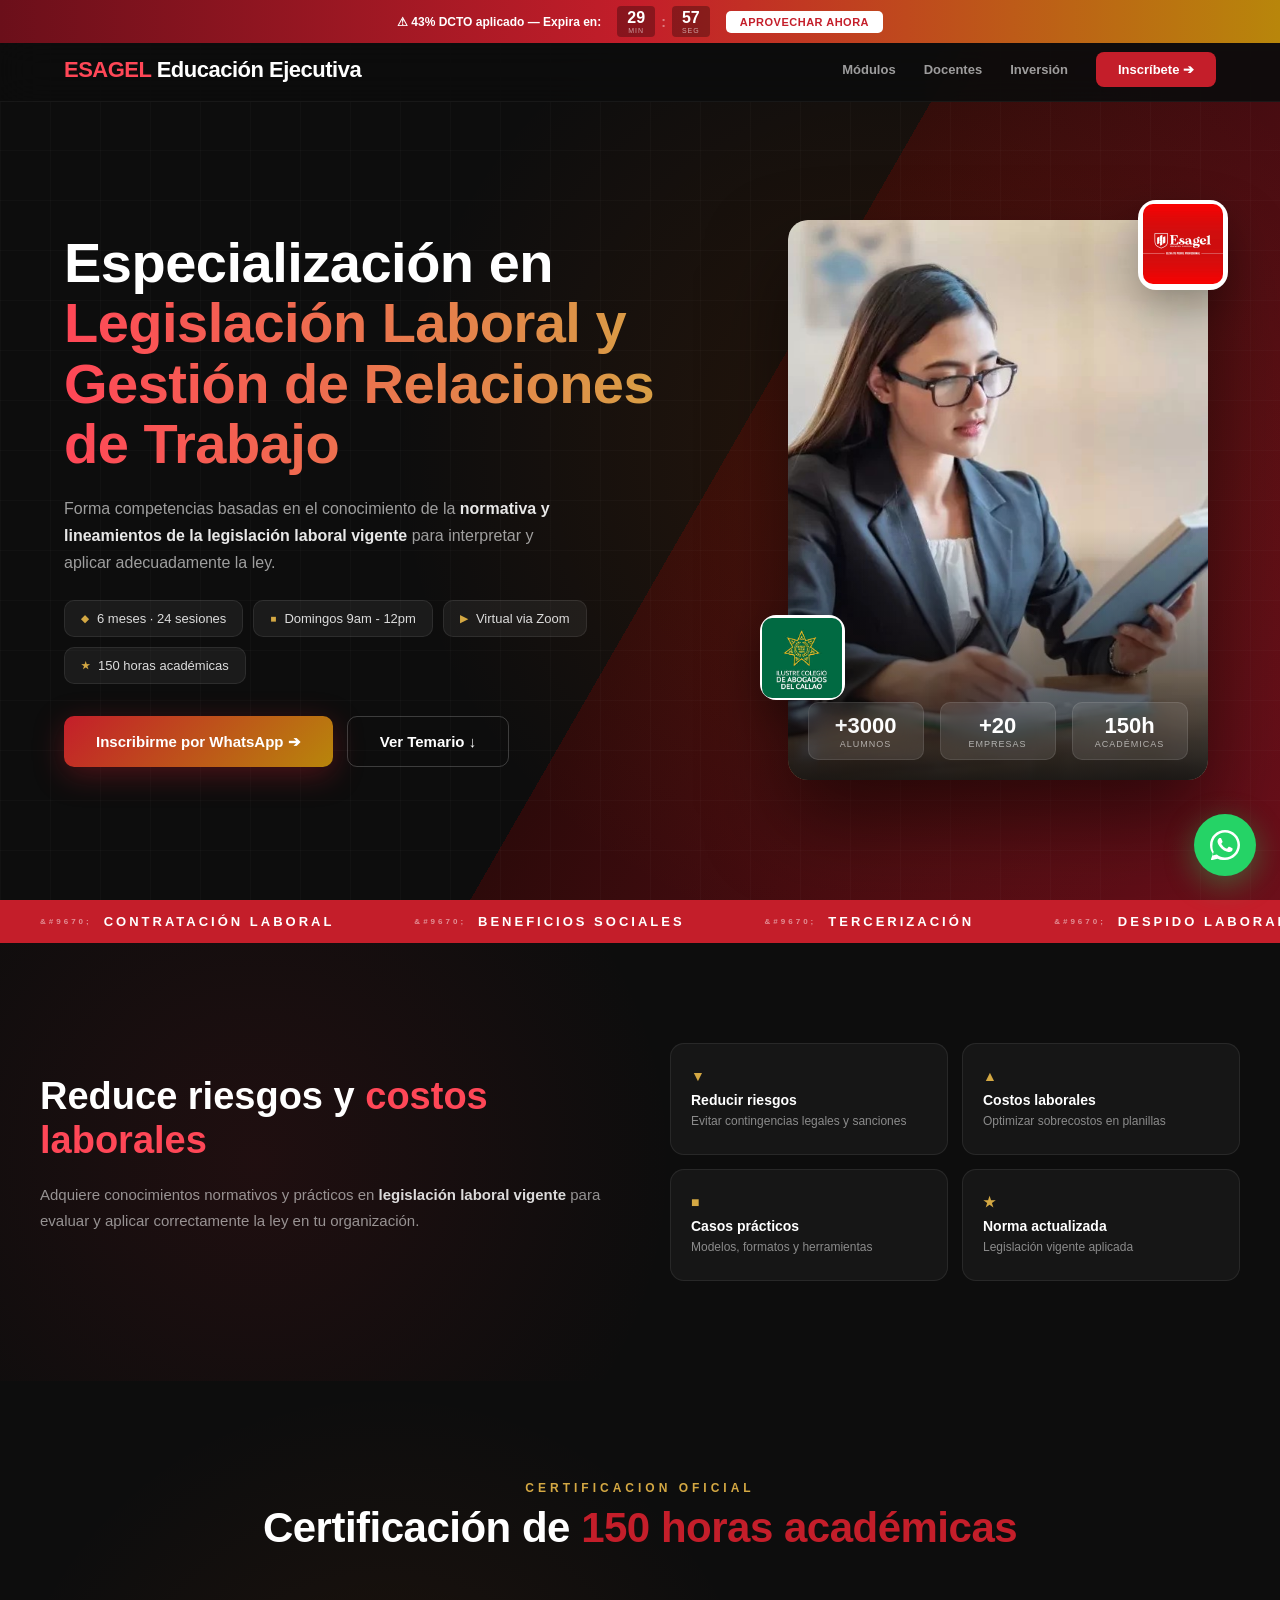
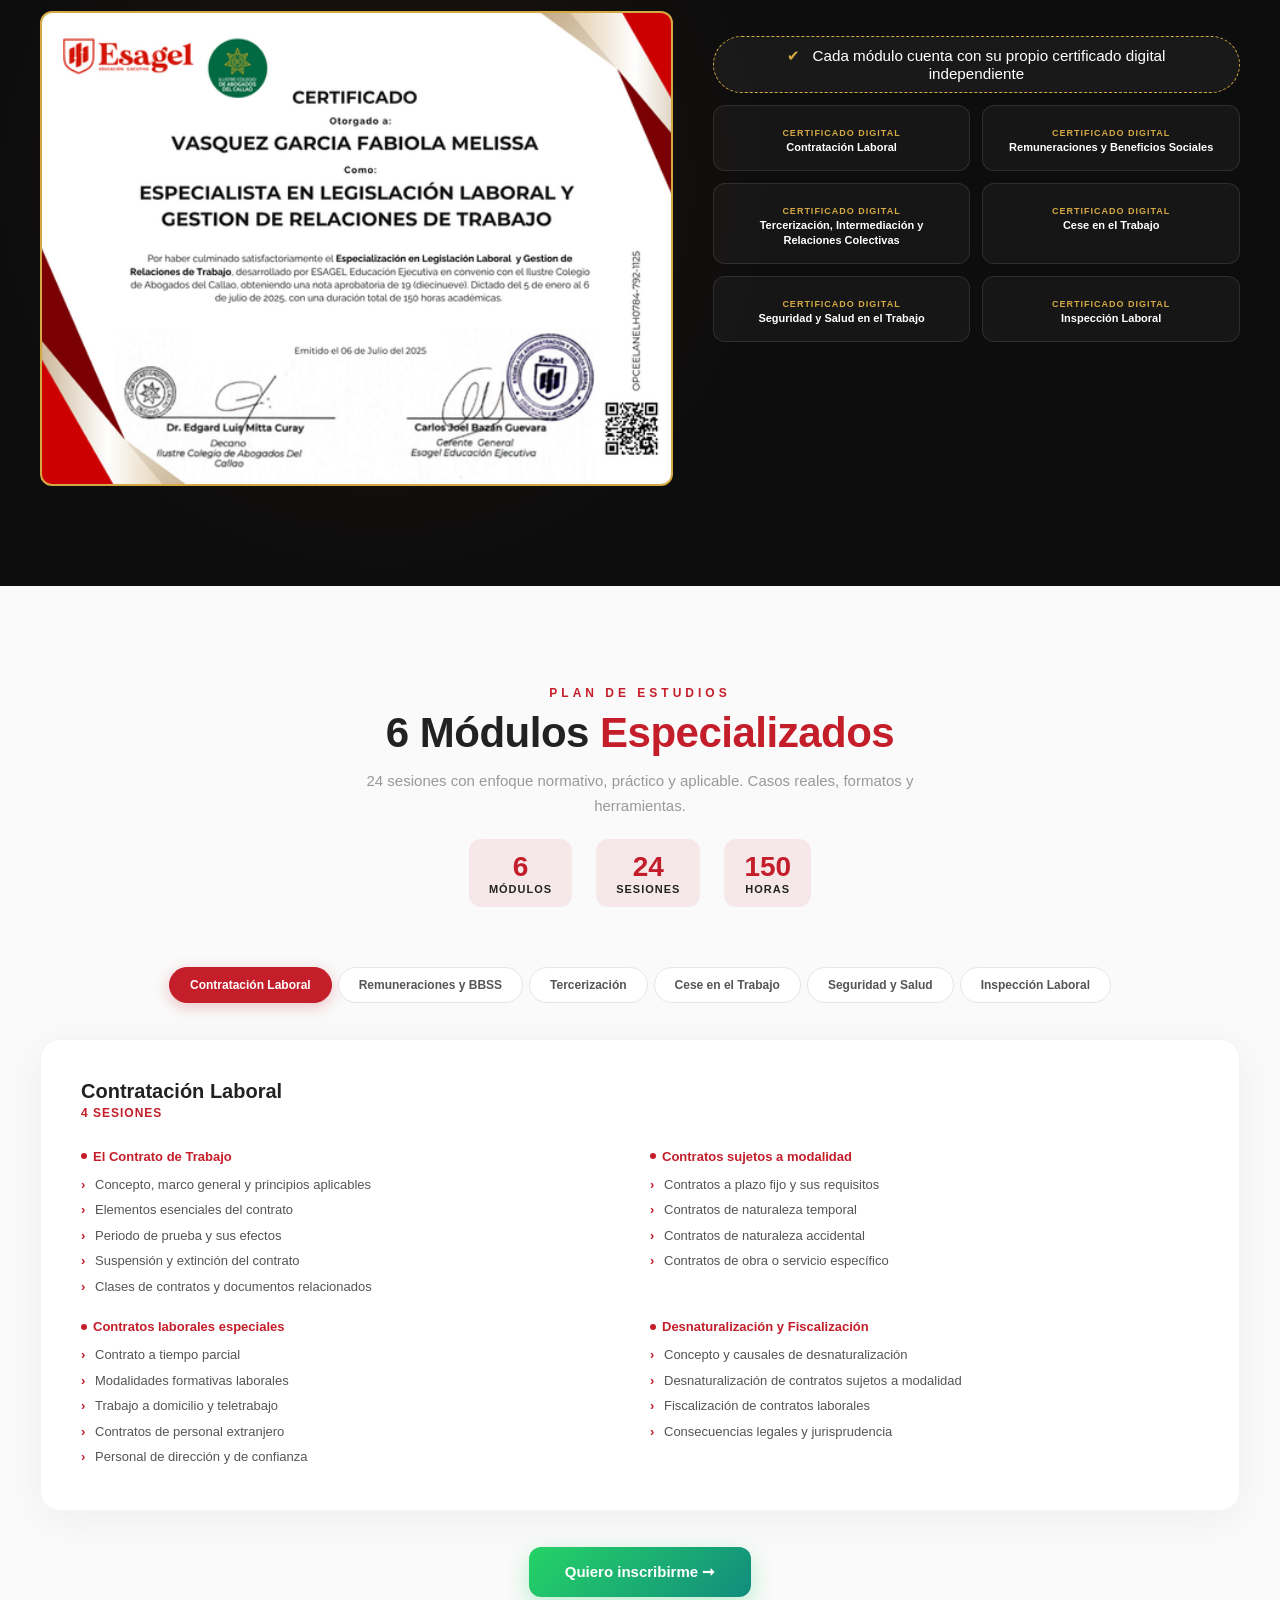
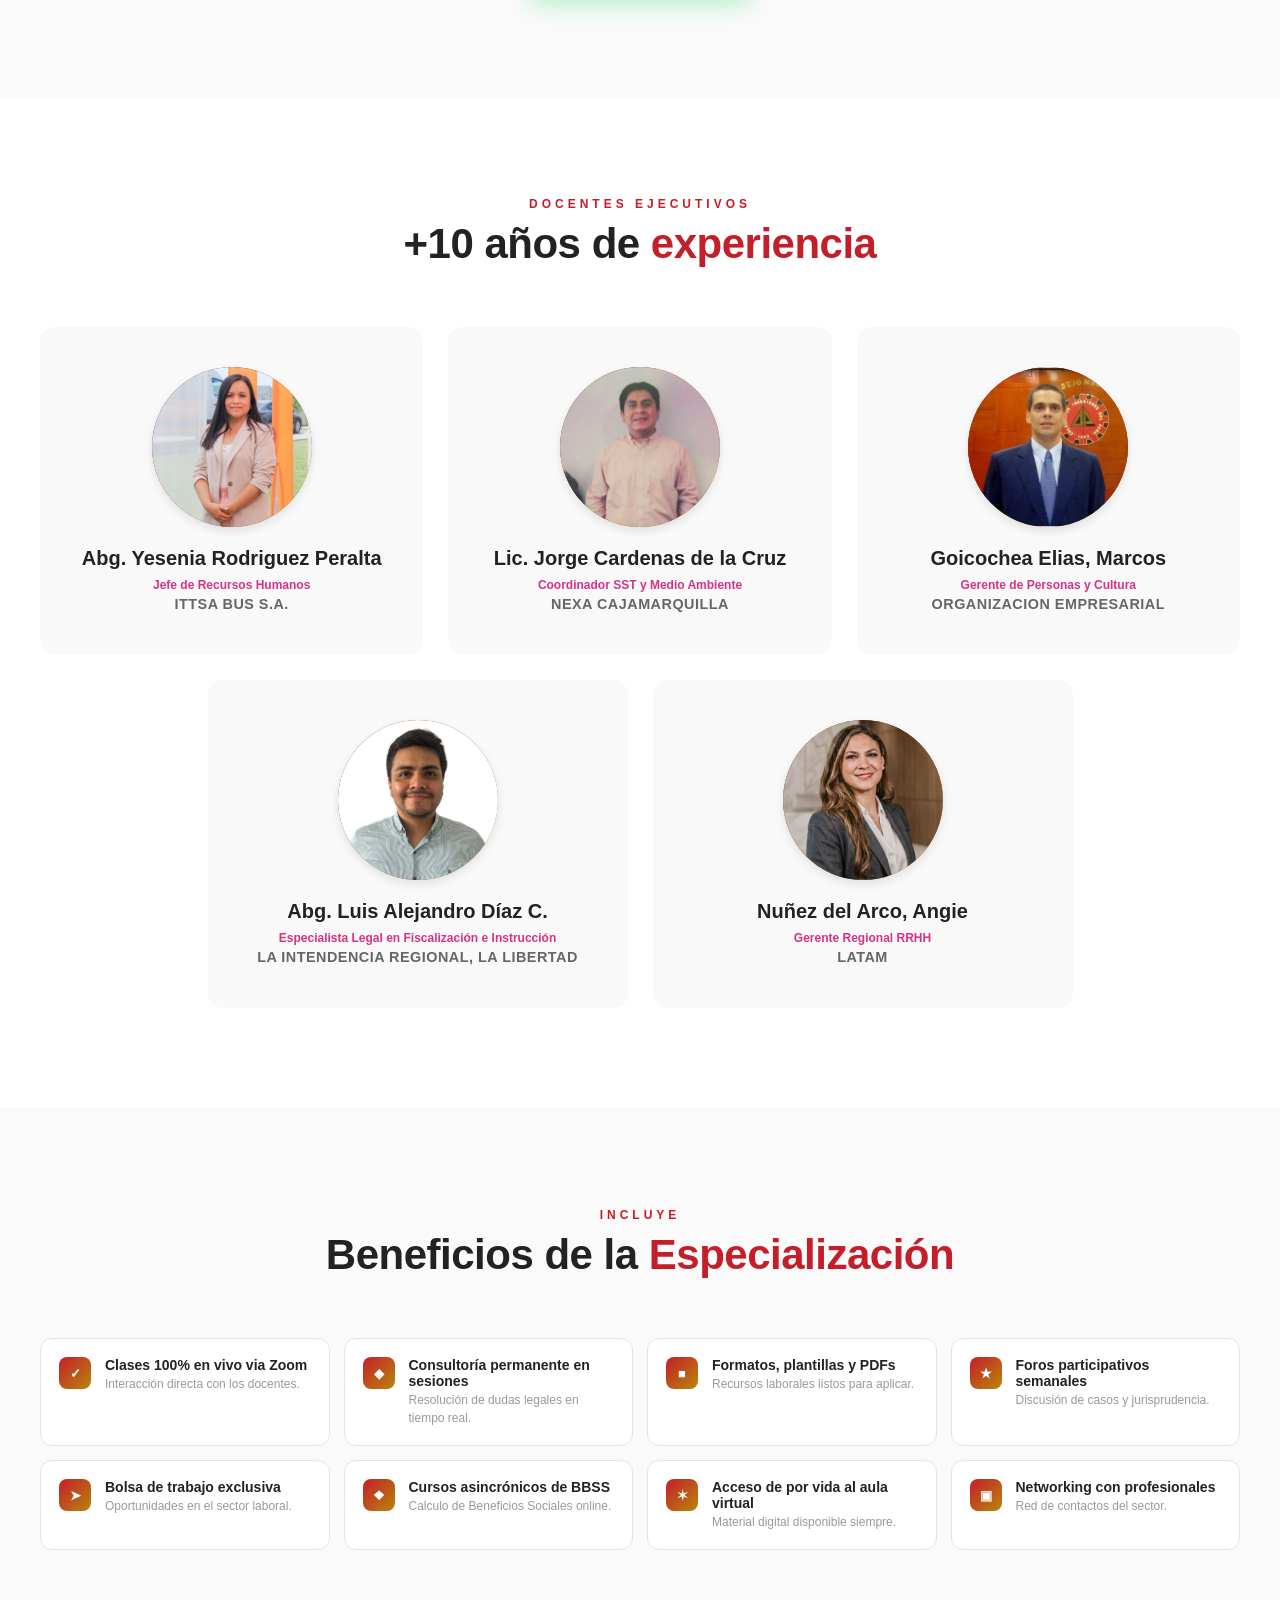
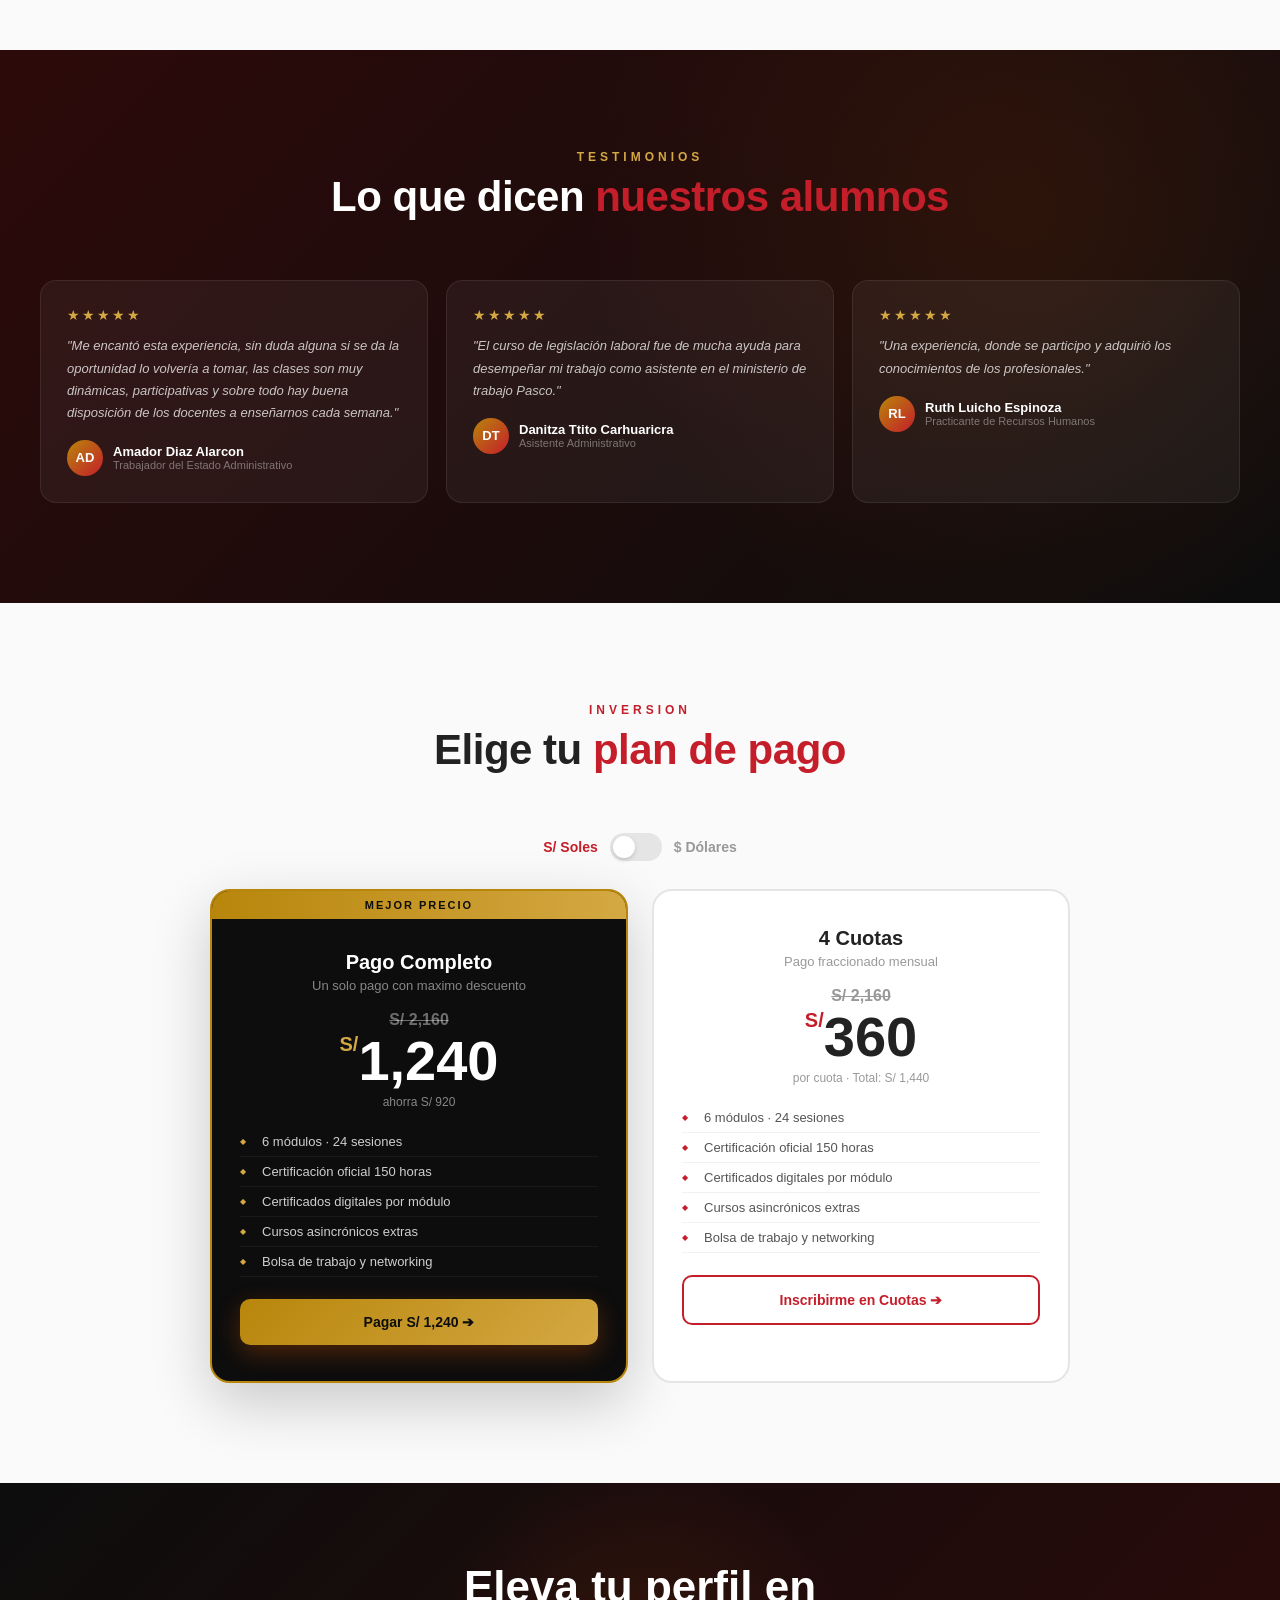
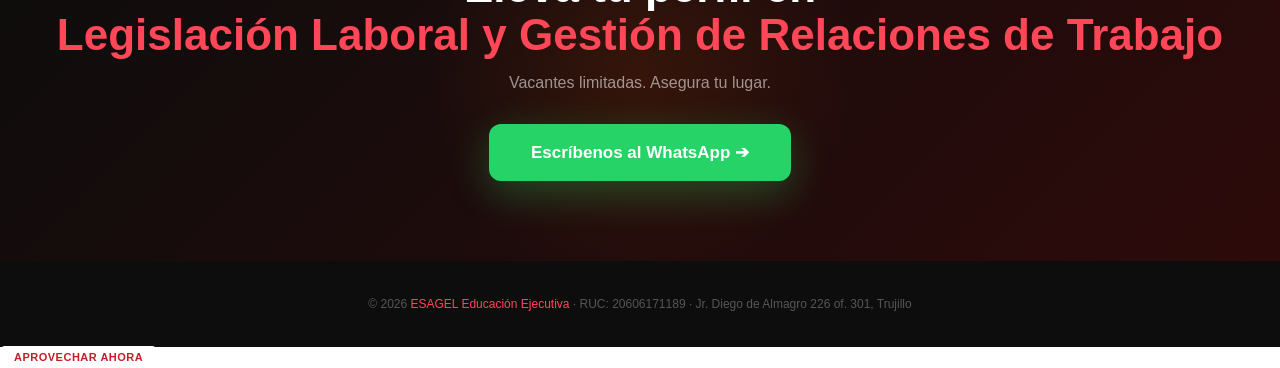
<file: index.html>
<!DOCTYPE html><html lang="es"><head><meta charset="UTF-8"><meta name="viewport" content="width=device-width, initial-scale=1.0">
  <title>Especialización en Legislación Laboral y Gestión de Relaciones de Trabajo | ESAGEL</title>
  <script type="text/javascript">
    (function(c,l,a,r,i,t,y){
        c[a]=c[a]||function(){(c[a].q=c[a].q||[]).push(arguments)};
        t=l.createElement(r);t.async=1;t.src="https://www.clarity.ms/tag/"+i;
        y=l.getElementsByTagName(r)[0];y.parentNode.insertBefore(t,y);
    })(window, document, "clarity", "script", "wmkwk6s8xn");
</script>
  <style>
  :root{--red:#C41E2A;--red-dk:#6B0F1A;--red-dp:#2D0A0A;--red-lt:#E8343F;--red-hot:#FF4757;--accent:#B8860B;--accent2:#D4A843;--white:#FFF;--off:#FAFAFA;--g100:#F3F3F3;--g200:#E5E5E5;--g400:#999;--g600:#555;--g800:#222;--dark:#0D0D0D}
  *{margin:0;padding:0;box-sizing:border-box}html{scroll-behavior:smooth}
  body{font-family:Arial,Helvetica,sans-serif;color:var(--g800);background:var(--white);overflow-x:hidden}
  @keyframes up{from{opacity:0;transform:translateY(50px)}to{opacity:1;transform:translateY(0)}}
  @keyframes left{from{opacity:0;transform:translateX(-40px)}to{opacity:1;transform:translateX(0)}}
  @keyframes right{from{opacity:0;transform:translateX(40px)}to{opacity:1;transform:translateX(0)}}
  @keyframes fl1{0%,100%{transform:translateY(0) rotate(0deg)}50%{transform:translateY(-18px) rotate(3deg)}}
  @keyframes fl2{0%,100%{transform:translateY(0) rotate(0deg)}50%{transform:translateY(-14px) rotate(-2deg)}}
  @keyframes pulse{0%,100%{transform:scale(1)}50%{transform:scale(1.05)}}
  @keyframes marquee{0%{transform:translateX(0)}100%{transform:translateX(-50%)}}
  .rv{opacity:0;transform:translateY(35px);transition:all .7s cubic-bezier(.22,1,.36,1)}.rv.on{opacity:1;transform:translateY(0)}
  nav{position:fixed;top:38px;left:0;right:0;z-index:1000;padding:14px 0;background:rgba(13,13,13,.92);backdrop-filter:blur(20px);border-bottom:1px solid rgba(255,255,255,.05);transition:.3s}
  nav.scrolled{background:rgba(61,0,0,.95)}
  .nav-in{max-width:1200px;margin:0 auto;padding:0 24px;display:flex;justify-content:space-between;align-items:center}
  .nav-brand{font-weight:800;font-size:22px;color:var(--white);text-decoration:none;letter-spacing:-.5px}.nav-brand span{color:var(--red-hot)}
  .nav-links{display:flex;gap:28px;align-items:center}
  .nav-links a{color:rgba(255,255,255,.6);text-decoration:none;font-size:13px;font-weight:600;transition:.3s}
  .nav-links a:hover{color:var(--white)}
  .nav-cta{background:var(--red);color:var(--white)!important;padding:10px 22px;border-radius:8px;font-weight:700!important;transition:all .3s}
  .nav-cta:hover{background:var(--red-lt);transform:translateY(-2px)}
  .hero{min-height:100vh;background:var(--dark);position:relative;overflow:hidden;display:flex;align-items:center;padding-top:100px}
  .hero::before{content:'';position:absolute;inset:0;background:linear-gradient(120deg,var(--dark) 55%,var(--red-dp) 55%,var(--red-dk) 100%)}
  .hero::after{content:'';position:absolute;inset:0;background:radial-gradient(circle at 70% 50%,rgba(232,93,4,.12),transparent 50%)}
  .hero-grid{position:absolute;inset:0;background-image:linear-gradient(rgba(255,255,255,.02) 1px,transparent 1px),linear-gradient(90deg,rgba(255,255,255,.02) 1px,transparent 1px);background-size:50px 50px}
  .hero-in{max-width:1200px;margin:0 auto;padding:80px 24px;position:relative;z-index:10;display:grid;grid-template-columns:1.2fr .8fr;gap:60px;align-items:center}
  .hero-l{animation:left 1s ease .2s both}
  .hero-chip{display:inline-flex;align-items:center;gap:8px;padding:8px 18px;border-radius:50px;background:rgba(232,93,4,.12);border:1px solid rgba(232,93,4,.25);color:var(--accent2);font-size:12px;font-weight:700;letter-spacing:2px;text-transform:uppercase;margin-bottom:24px}
  .hero-chip i{width:8px;height:8px;background:var(--accent2);border-radius:50%;animation:pulse 2s infinite}
  .hero-h1{font-size:clamp(32px,5vw,56px);color:var(--white);font-weight:800;line-height:1.08;margin-bottom:20px;letter-spacing:-.5px}
  .hero-h1 .acc{display:block;background:linear-gradient(90deg,var(--red-hot),var(--accent2));-webkit-background-clip:text;-webkit-text-fill-color:transparent;background-clip:text}
  .hero-p{color:rgba(255,255,255,.6);font-size:16px;line-height:1.7;margin-bottom:24px;max-width:500px}
  .hero-p strong{color:rgba(255,255,255,.9);font-weight:700}
  .hero-tags{display:flex;gap:10px;flex-wrap:wrap;margin-bottom:32px}
  .htag{background:rgba(255,255,255,.06);border:1px solid rgba(255,255,255,.08);padding:10px 16px;border-radius:10px;color:rgba(255,255,255,.85);font-size:13px;font-weight:500;display:flex;align-items:center;gap:8px}
  .htag .sym{color:var(--accent2);font-weight:800;font-size:10px}
  .hero-btns{display:flex;gap:14px;flex-wrap:wrap}
  .hbtn{padding:16px 32px;border-radius:10px;text-decoration:none;font-weight:700;font-size:15px;display:inline-flex;align-items:center;gap:10px;transition:all .4s;border:none;cursor:pointer}
  .hbtn-p{background:linear-gradient(135deg,var(--red),var(--accent));color:var(--white);box-shadow:0 8px 30px rgba(196,30,42,.35)}
  .hbtn-p:hover{transform:translateY(-3px);box-shadow:0 16px 40px rgba(196,30,42,.45)}
  .hbtn-s{background:transparent;color:var(--white);border:1.5px solid rgba(255,255,255,.2)}
  .hbtn-s:hover{border-color:var(--white);background:rgba(255,255,255,.05)}
  .hero-r{animation:right 1s ease .4s both;position:relative}
  .hero-card{position:relative;max-width:420px;margin:0 auto}
  .hero-img{width:100%;aspect-ratio:3/4;background:url('https://images.unsplash.com/photo-1589829545856-d10d557cf95f?w=600&q=80') center/cover;border-radius:20px;box-shadow:0 40px 80px rgba(0,0,0,.5);overflow:hidden;position:relative}
  .hero-img::after{content:'';position:absolute;bottom:0;left:0;right:0;height:45%;background:linear-gradient(to top,rgba(13,13,13,.9),transparent)}
  .hero-img-stats{position:absolute;bottom:20px;left:20px;right:20px;z-index:2;display:flex;gap:16px}
  .him-s{background:rgba(255,255,255,.1);backdrop-filter:blur(10px);border-radius:10px;padding:10px 14px;flex:1;text-align:center;border:1px solid rgba(255,255,255,.1)}
  .him-n{font-size:22px;font-weight:800;color:var(--white)}.him-l{font-size:9px;color:rgba(255,255,255,.6);letter-spacing:1px;text-transform:uppercase}
  .fl-a{position:absolute;top:-20px;right:-20px;z-index:20;width:90px;height:90px;background:var(--white);border-radius:18px;display:flex;align-items:center;justify-content:center;flex-direction:column;box-shadow:0 16px 40px rgba(0,0,0,.3);animation:fl1 7s ease-in-out infinite}
  .fl-b{position:absolute;bottom:80px;left:-28px;z-index:20;width:85px;height:85px;background:var(--white);border-radius:16px;display:flex;align-items:center;justify-content:center;flex-direction:column;box-shadow:0 16px 40px rgba(0,0,0,.3);animation:fl2 8s ease-in-out infinite}
  .fl-a .ft{font-weight:800;font-size:17px;color:var(--red);line-height:1}.fl-a .fs{font-size:7px;color:var(--g400);font-weight:600;letter-spacing:.5px;text-transform:uppercase}
  .fl-b .ft{font-size:9px;font-weight:800;text-align:center;line-height:1.1;color:#333}.fl-b .fs{font-size:6px;color:var(--g400);text-align:center;margin-top:2px}
  .marquee-bar{background:var(--red);padding:14px 0;overflow:hidden;white-space:nowrap}
  .marquee-track{display:flex;animation:marquee 20s linear infinite;width:max-content}
  .marquee-item{font-size:13px;font-weight:700;color:var(--white);letter-spacing:3px;text-transform:uppercase;padding:0 40px;display:flex;align-items:center;gap:12px}
  .marquee-item::before{content:'&#9670;';font-size:8px;color:rgba(255,255,255,.5)}
  .sec{padding:100px 24px}.ctn{max-width:1200px;margin:0 auto}
  .sh{text-align:center;margin-bottom:60px}
  .sh-ey{font-size:12px;font-weight:700;letter-spacing:4px;text-transform:uppercase;color:var(--red);margin-bottom:10px}
  .sh-t{font-size:clamp(26px,3.5vw,42px);font-weight:800;line-height:1.1;letter-spacing:-.5px}.sh-t .hl{color:var(--red)}
  .sh-d{font-size:15px;color:var(--g400);margin-top:12px;max-width:560px;margin-left:auto;margin-right:auto;line-height:1.7}
  .context{background:var(--dark);position:relative;overflow:hidden}
  .context::before{content:'';position:absolute;inset:0;background:radial-gradient(circle at 20% 50%,rgba(196,30,42,.1),transparent 40%)}
  .ctx-grid{display:grid;grid-template-columns:1fr 1fr;gap:60px;align-items:center;position:relative;z-index:2}
  .ctx-l h2{font-size:clamp(24px,3vw,38px);color:var(--white);font-weight:800;line-height:1.15;margin-bottom:20px}.ctx-l h2 .acc{color:var(--red-hot)}
  .ctx-l p{color:rgba(255,255,255,.55);font-size:15px;line-height:1.7;margin-bottom:16px}.ctx-l p strong{color:rgba(255,255,255,.85)}
  .ctx-r{display:grid;grid-template-columns:1fr 1fr;gap:14px}
  .ctx-card{background:rgba(255,255,255,.04);border:1px solid rgba(255,255,255,.08);border-radius:14px;padding:24px 20px;transition:.3s}
  .ctx-card:hover{background:rgba(255,255,255,.08);border-color:var(--red);transform:translateY(-4px)}
  .ctx-card .sym{font-size:14px;font-weight:800;color:var(--accent2);margin-bottom:8px;display:block}
  .ctx-card h4{font-size:14px;font-weight:700;color:var(--white);margin-bottom:4px}.ctx-card p{font-size:12px;color:rgba(255,255,255,.5);line-height:1.5}
  .mod-sec{background:var(--off)}
  .mod-tabs{display:flex;gap:6px;flex-wrap:wrap;justify-content:center;margin-bottom:36px}
  .mod-tab{padding:10px 20px;border-radius:50px;font-size:12px;font-weight:600;cursor:pointer;transition:.3s;border:1.5px solid var(--g200);background:var(--white);color:var(--g600);user-select:none}
  .mod-tab.active{background:var(--red);color:var(--white);border-color:var(--red);box-shadow:0 4px 15px rgba(196,30,42,.25)}
  .mod-tab:hover:not(.active){border-color:var(--red);color:var(--red)}
  .mod-panel{display:none;animation:up .5s ease}.mod-panel.active{display:block}
  .mod-content{background:var(--white);border-radius:20px;padding:40px;box-shadow:0 8px 40px rgba(0,0,0,.05);border:1px solid rgba(0,0,0,.04)}
  .mod-top{margin-bottom:28px}.mod-top h3{font-size:20px;font-weight:800}.mod-top span{font-size:12px;color:var(--red);font-weight:700;letter-spacing:1px;text-transform:uppercase}
  .mod-sessions{display:grid;grid-template-columns:1fr 1fr;gap:20px}
  .msession h4{font-size:13px;font-weight:700;color:var(--red);margin-bottom:8px;display:flex;align-items:center;gap:6px}
  .msession h4::before{content:'';width:6px;height:6px;border-radius:50%;background:var(--red)}
  .msession ul{list-style:none}.msession ul li{font-size:13px;color:var(--g600);padding:3px 0 3px 14px;position:relative;line-height:1.5}
  .msession ul li::before{content:'\203A';position:absolute;left:0;color:var(--red);font-weight:bold}
  .doc-sec{background:var(--white)}
  .doc-grid{display:grid;grid-template-columns:repeat(auto-fit,minmax(200px,1fr));gap:18px}
  .dc{background:var(--g100);border-radius:16px;padding:24px 20px;text-align:center;transition:.4s;border-bottom:3px solid transparent}
  .dc:hover{border-bottom-color:var(--accent);transform:translateY(-6px);box-shadow:0 20px 50px rgba(0,0,0,.08)}
  .dc-av{width:68px;height:68px;border-radius:50%;margin:0 auto 14px;background:linear-gradient(135deg,var(--red-dk),var(--accent));display:flex;align-items:center;justify-content:center;color:var(--white);font-size:22px;font-weight:800}
  .dc h3{font-size:14px;font-weight:700;margin-bottom:3px}.dc-role{font-size:12px;color:var(--red);font-weight:600;margin-bottom:2px}.dc-co{font-size:11px;color:var(--g400);font-weight:600;letter-spacing:.5px;text-transform:uppercase}
  .ben-sec{background:var(--off)}
  .ben-grid{display:grid;grid-template-columns:repeat(auto-fit,minmax(280px,1fr));gap:14px}
  .bi{display:flex;gap:14px;padding:18px;border-radius:12px;background:var(--white);transition:.3s;align-items:flex-start;border:1px solid var(--g200)}
  .bi:hover{border-color:var(--red);transform:translateX(5px)}
  .bi .sym{min-width:32px;height:32px;border-radius:8px;background:linear-gradient(135deg,var(--red),var(--accent));display:flex;align-items:center;justify-content:center;color:var(--white);font-size:13px;font-weight:800}
  .bi h4{font-size:14px;font-weight:700;margin-bottom:2px}.bi p{font-size:12px;color:var(--g400);line-height:1.5}
  .cert-sec{background:var(--dark);position:relative;overflow:hidden}
  .cert-sec::before{content:'';position:absolute;inset:0;background:radial-gradient(circle at 30% 50%,rgba(232,93,4,.08),transparent 40%)}
  .cert-flex{display:grid;grid-template-columns:1.2fr 1fr;gap:40px;align-items:start;position:relative;z-index:2}
  .cert-main{background:rgba(255,255,255,.04);border:2px solid var(--accent2);border-radius:20px;padding:36px;text-align:center}
  .cert-main h3{color:var(--white);font-size:18px;font-weight:800;margin-bottom:8px}.cert-main p{color:rgba(255,255,255,.6);font-size:13px;line-height:1.6;margin-bottom:16px}
  .cert-badge{display:inline-block;background:linear-gradient(135deg,var(--accent2),var(--accent));color:var(--dark);padding:10px 28px;border-radius:8px;font-weight:800;font-size:14px;letter-spacing:1px}
  .cert-hours{font-size:48px;font-weight:800;color:var(--accent2);margin:16px 0 4px}.cert-hours-label{font-size:12px;color:rgba(255,255,255,.5);letter-spacing:2px;text-transform:uppercase}
  .cert-modules{display:grid;grid-template-columns:1fr 1fr;gap:12px}
  .cert-mod{background:rgba(255,255,255,.04);border:1px solid rgba(255,255,255,.1);border-radius:12px;padding:16px;text-align:center;transition:.3s}
  .cert-mod:hover{border-color:var(--accent2);background:rgba(255,255,255,.08)}
  .cert-mod h4{color:var(--white);font-size:11px;font-weight:700;line-height:1.3}.cert-mod span{font-size:9px;color:var(--accent2);font-weight:700;letter-spacing:1px;text-transform:uppercase}
  .test-sec{background:linear-gradient(135deg,var(--red-dp),var(--dark));position:relative;overflow:hidden}
  .test-sec::before{content:'';position:absolute;inset:0;background:radial-gradient(circle at 80% 30%,rgba(232,93,4,.1),transparent 40%)}
  .test-sec .sh-ey{color:var(--accent2)}.test-sec .sh-t{color:var(--white)}
  .test-grid{display:grid;grid-template-columns:repeat(auto-fit,minmax(270px,1fr));gap:18px;position:relative;z-index:2}
  .tc{background:rgba(255,255,255,.05);border:1px solid rgba(255,255,255,.08);border-radius:16px;padding:26px;transition:.3s}
  .tc:hover{background:rgba(255,255,255,.09);transform:translateY(-4px)}
  .tc-stars{color:var(--accent2);font-size:14px;letter-spacing:2px;margin-bottom:12px}
  .tc-q{color:rgba(255,255,255,.75);font-size:13px;line-height:1.7;font-style:italic;margin-bottom:16px}
  .tc-auth{display:flex;align-items:center;gap:10px}.tc-av{width:36px;height:36px;border-radius:50%;background:linear-gradient(135deg,var(--accent),var(--red));display:flex;align-items:center;justify-content:center;color:var(--white);font-weight:700;font-size:13px}
  .tc-name{color:var(--white);font-weight:600;font-size:13px}.tc-role{color:rgba(255,255,255,.4);font-size:11px}
  .pr-sec{background:var(--off)}
  .pr-flex{display:grid;grid-template-columns:repeat(auto-fit,minmax(310px,1fr));gap:24px;max-width:860px;margin:0 auto}
  .pc{border-radius:20px;padding:36px 28px;text-align:center;transition:.4s;position:relative;overflow:hidden}
  .pc-std{background:var(--white);border:2px solid var(--g200)}.pc-pro{background:var(--dark);color:var(--white);border:2px solid var(--accent);box-shadow:0 20px 60px rgba(0,0,0,.2)}
  .pc:hover{transform:translateY(-6px)}
  .pc-ribbon{position:absolute;top:0;left:0;right:0;background:linear-gradient(90deg,var(--accent),var(--accent2));color:var(--dark);font-size:11px;font-weight:800;letter-spacing:2px;padding:8px;text-transform:uppercase}
  .pc h3{font-size:20px;font-weight:800;margin-bottom:4px}.pc-pro h3{margin-top:24px}
  .pc-sub{font-size:13px;color:var(--g400);margin-bottom:18px}.pc-pro .pc-sub{color:rgba(255,255,255,.5)}
  .pc-val{margin-bottom:6px}.pc-cur{font-size:20px;font-weight:700;vertical-align:top}.pc-std .pc-cur{color:var(--red)}.pc-pro .pc-cur{color:var(--accent2)}
  .pc-amt{font-size:56px;font-weight:800;line-height:1}.pc-old{font-size:16px;color:var(--g400);text-decoration:line-through;font-weight:600;display:inline-block;margin-bottom:4px}.pc-pro .pc-old{color:rgba(255,255,255,.4)}.pc-per{font-size:12px;color:var(--g400);margin-bottom:18px}.pc-pro .pc-per{color:rgba(255,255,255,.5)}
  .pc-list{list-style:none;text-align:left;margin-bottom:22px}
  .pc-list li{padding:7px 0;border-bottom:1px solid rgba(128,128,128,.1);font-size:13px;padding-left:22px;position:relative}
  .pc-std .pc-list li{color:var(--g600)}.pc-pro .pc-list li{color:rgba(255,255,255,.8)}
  .pc-list li::before{content:'\25C6';position:absolute;left:0;font-size:8px;top:10px}.pc-std .pc-list li::before{color:var(--red)}.pc-pro .pc-list li::before{color:var(--accent2)}
  .pc-btn{width:100%;padding:15px;border-radius:10px;font-weight:700;font-size:14px;text-decoration:none;display:inline-flex;align-items:center;justify-content:center;gap:8px;transition:.3s;cursor:pointer;border:none}
  .pc-btn-f{background:linear-gradient(135deg,var(--accent),var(--accent2));color:var(--dark);box-shadow:0 8px 25px rgba(232,93,4,.3)}.pc-btn-f:hover{transform:translateY(-2px)}
  .pc-btn-o{background:transparent;color:var(--red);border:2px solid var(--red)}.pc-btn-o:hover{background:var(--red);color:var(--white)}
  .cta{background:linear-gradient(135deg,var(--dark),var(--red-dp));padding:80px 24px;text-align:center;position:relative;overflow:hidden}
  .cta::before{content:'';position:absolute;top:50%;left:50%;transform:translate(-50%,-50%);width:500px;height:500px;background:radial-gradient(circle,rgba(232,93,4,.12),transparent 60%);border-radius:50%}
  .cta-in{position:relative;z-index:2}.cta h2{font-size:clamp(26px,3.5vw,44px);color:var(--white);font-weight:800;line-height:1.1;margin-bottom:14px}.cta h2 .hl{color:var(--red-hot)}
  .cta p{color:rgba(255,255,255,.55);font-size:16px;margin-bottom:32px}
  .wa-btn{display:inline-flex;align-items:center;gap:12px;background:#25D366;color:var(--white);padding:18px 42px;border-radius:12px;font-size:17px;font-weight:700;text-decoration:none;transition:all .4s;box-shadow:0 12px 40px rgba(37,211,102,.3)}.wa-btn:hover{transform:translateY(-4px) scale(1.02)}
  .promo-bar{position:fixed;top:0;left:0;right:0;z-index:1001;background:linear-gradient(90deg,var(--red-dk),var(--red),var(--accent));padding:6px 16px;text-align:center}
  .promo-inner{max-width:1000px;margin:0 auto;display:flex;justify-content:center;align-items:center;gap:16px;flex-wrap:wrap}
  .promo-label{color:var(--white);font-size:12px;font-weight:700}
  .promo-units{display:flex;gap:6px;align-items:center}
  .promo-unit{background:rgba(0,0,0,.3);border-radius:4px;padding:3px 8px;min-width:38px;text-align:center}
  .promo-num{font-size:16px;font-weight:800;color:var(--white)}.promo-lbl{font-size:7px;color:rgba(255,255,255,.6);letter-spacing:1px;text-transform:uppercase}
  .promo-sep{color:rgba(255,255,255,.4);font-weight:800;font-size:14px}
  .promo-cta{background:var(--white);color:var(--red);padding:5px 14px;border-radius:5px;font-size:11px;font-weight:800;text-decoration:none;letter-spacing:.5px;transition:.3s;text-transform:uppercase}.promo-cta:hover{background:var(--accent2);color:var(--dark)}
  footer{background:var(--dark);padding:36px 24px;text-align:center}footer p{color:rgba(255,255,255,.3);font-size:12px}footer a{color:var(--red-hot);text-decoration:none}
  .wa-float{position:fixed;bottom:24px;right:24px;z-index:999;width:62px;height:62px;border-radius:50%;background:#25D366;display:flex;align-items:center;justify-content:center;box-shadow:0 8px 30px rgba(37,211,102,.4);text-decoration:none;transition:.3s;animation:pulse 3s infinite}.wa-float:hover{transform:scale(1.12)}.wa-float svg{width:30px;height:30px;fill:white}
  @media(max-width:900px){.hero-in{grid-template-columns:1fr;text-align:center;gap:40px}.hero-p{margin:0 auto 28px}.hero-tags,.hero-btns{justify-content:center}.hero-img{max-width:300px;margin:0 auto}.fl-a{right:10px;width:70px;height:70px}.fl-b{left:10px;width:65px;height:65px}.ctx-grid,.cert-flex{grid-template-columns:1fr}.mod-sessions{grid-template-columns:1fr}.mod-tabs{gap:4px}.mod-tab{padding:8px 14px;font-size:11px}.mod-content{padding:24px 18px}.pr-flex{grid-template-columns:1fr;max-width:400px}.nav-links a:not(.nav-cta){display:none}.doc-grid{grid-template-columns:repeat(2,1fr)}.apt-grid{grid-template-columns:1fr}.cert-main{padding:24px}.cert-main h3{font-size:16px}.cert-hours{font-size:40px}.cert-modules{grid-template-columns:1fr 1fr}}
  @media(max-width:600px){.sec{padding:60px 14px}.hero-in{padding:40px 14px}.hero-h1{font-size:26px}.hero-btns{flex-direction:column;align-items:center}.hbtn{width:100%;justify-content:center;padding:14px 24px;font-size:14px}.hero-tags{gap:6px}.htag{padding:8px 10px;font-size:11px}.test-grid,.ben-grid{grid-template-columns:1fr}.ctx-r,.cert-modules{grid-template-columns:1fr}.promo-cta{display:none}.promo-label{font-size:10px}.promo-num{font-size:14px}.promo-unit{padding:2px 6px;min-width:32px}.sh-t{font-size:22px}.sh-d{font-size:13px}.ctx-l h2{font-size:22px}.doc-grid{grid-template-columns:1fr}.pc{padding:28px 20px}.pc-amt{font-size:44px}.cta h2{font-size:22px}.fl-a,.fl-b{display:none}.nav-cta{padding:8px 14px;font-size:11px}.marquee-item{font-size:11px;padding:0 20px;letter-spacing:2px}.ben-grid{gap:10px}.bi{padding:14px}.mod-tab{padding:7px 10px;font-size:10px}.mod-content{padding:20px 14px}.msession h4{font-size:12px}.msession ul li{font-size:12px}.hero-p{font-size:14px}}
  
  
  .cur-toggle{display:flex;align-items:center;justify-content:center;gap:12px;margin-bottom:28px}
  .cur-toggle span{font-size:14px;font-weight:700;color:var(--g400);transition:.3s}
  .cur-toggle span.active{color:var(--red)}
  .cur-switch{width:52px;height:28px;background:var(--g200);border-radius:14px;position:relative;cursor:pointer;transition:.3s;border:none;padding:0}
  .cur-switch::after{content:'';position:absolute;width:22px;height:22px;background:var(--white);border-radius:50%;top:3px;left:3px;transition:.3s;box-shadow:0 2px 4px rgba(0,0,0,.15)}
  .cur-switch.usd{background:var(--red)}.cur-switch.usd::after{left:27px}
  .cur-note{text-align:center;font-size:11px;color:var(--g400);margin-top:-18px;margin-bottom:20px}
  </style>
  </head><body>
  <div class="promo-bar" id="promo-timer"><div class="promo-inner"><span class="promo-label">&#9888; 43% DCTO aplicado &mdash; Expira en:</span><div class="promo-units"><div class="promo-unit"><div class="promo-num" id="pm">30</div><div class="promo-lbl">Min</div></div><span class="promo-sep">:</span><div class="promo-unit"><div class="promo-num" id="ps">00</div><div class="promo-lbl">Seg</div></div></div><a href="https://wa.link/rcjuwq" class="promo-cta" target="_blank">Aprovechar ahora</a></div></div>
  <nav id="nav"><div class="nav-in"><a href="#" class="nav-brand"><span>ESAGEL</span> Educación Ejecutiva</a><div class="nav-links"><a href="#modulos">Módulos</a><a href="#docentes">Docentes</a><a href="#precios">Inversión</a><a href="https://wa.link/rcjuwq" class="nav-cta" target="_blank">Inscríbete &#10132;</a></div></div></nav>
  <section class="hero"><div class="hero-grid"></div><div class="hero-in"><div class="hero-l">
  <!-- <div class="hero-chip"><i></i>INICIO 03 DE MAYO 2026</div> -->
  <h1 class="hero-h1">Especialización en<span class="acc">Legislación Laboral y Gestión de Relaciones de Trabajo</span></h1>
  <p class="hero-p">Forma competencias basadas en el conocimiento de la <strong>normativa y lineamientos de la legislación laboral vigente</strong> para interpretar y aplicar adecuadamente la ley.</p>
  <div class="hero-tags">
  <div class="htag"><span class="sym">&#9670;</span> 6 meses &middot; 24 sesiones</div>
  <div class="htag"><span class="sym">&#9632;</span> Domingos 9am - 12pm</div>
  <div class="htag"><span class="sym">&#9654;</span> Virtual via Zoom</div>
  <div class="htag"><span class="sym">&#9733;</span> 150 horas académicas</div>
  </div>
  <div class="hero-btns"><a href="https://wa.link/rcjuwq" class="hbtn hbtn-p" target="_blank">Inscribirme por WhatsApp &#10132;</a><a href="#modulos" class="hbtn hbtn-s">Ver Temario &#8595;</a></div>
  </div><div class="hero-r"><div class="hero-card"><div class="hero-img"><img src="img/logo/laboral-hero.jpeg" alt="Especialización ESAGEL" style="width:100%;height:100%;object-fit:cover;border-radius:18px;position:absolute;top:0;left:0;z-index:0;opacity:1"><div class="hero-img-stats"><div class="him-s"><div class="him-n">+3000</div><div class="him-l">Alumnos</div></div><div class="him-s"><div class="him-n">+20</div><div class="him-l">Empresas</div></div><div class="him-s"><div class="him-n">150h</div><div class="him-l">Académicas</div></div></div></div>
  <div class="fl-a">
    <div class="ft">
        <img src="img/logo/logo_esagel.jpg" alt="Logo ESAGEL" style="height: 80px;border-radius: 10px;">
    </div>
</div>
  <div class="fl-b">
    <img src="img/logo/logo-abogados.jpeg" alt="Colegio de Abogados del Callao" style="height: 80px;border-radius: 10px;">
  </div>  
  </div></div></div></section>
  
  <div class="marquee-bar"><div class="marquee-track">
  <span class="marquee-item">Contratación Laboral</span><span class="marquee-item">Beneficios Sociales</span><span class="marquee-item">Tercerización</span><span class="marquee-item">Despido Laboral</span><span class="marquee-item">Seguridad y Salud</span><span class="marquee-item">Inspección Laboral</span>
  <span class="marquee-item">Contratación Laboral</span><span class="marquee-item">Beneficios Sociales</span><span class="marquee-item">Tercerización</span><span class="marquee-item">Despido Laboral</span><span class="marquee-item">Seguridad y Salud</span><span class="marquee-item">Inspección Laboral</span>
  </div></div>
  
  <section class="sec context"><div class="ctn"><div class="ctx-grid">
  <div class="ctx-l rv"><h2>Reduce riesgos y <span class="acc">costos laborales</span></h2><p>Adquiere conocimientos normativos y prácticos en <strong>legislación laboral vigente</strong> para evaluar y aplicar correctamente la ley en tu organización.</p></div>
  <div class="ctx-r rv">
  <div class="ctx-card"><span class="sym">&#9660;</span><h4>Reducir riesgos</h4><p>Evitar contingencias legales y sanciones</p></div>
  <div class="ctx-card"><span class="sym">&#9650;</span><h4>Costos laborales</h4><p>Optimizar sobrecostos en planillas</p></div>
  <div class="ctx-card"><span class="sym">&#9632;</span><h4>Casos prácticos</h4><p>Modelos, formatos y herramientas</p></div>
  <div class="ctx-card"><span class="sym">&#9733;</span><h4>Norma actualizada</h4><p>Legislación vigente aplicada</p></div>
  </div></div></div></section>
  
  <section class="sec cert-sec" id="certificados"><div class="ctn">
  <div class="sh rv"><div class="sh-ey" style="color:var(--accent2)">CERTIFICACION OFICIAL</div><h2 class="sh-t" style="color:var(--white)">Certificación de <span class="hl">150 horas académicas</span></h2></div>
  <div class="cert-flex">
    <div class="cert-main rv" style="
    position: relative; 
    width: 100%;
    aspect-ratio: 4 / 3;
    border-radius: 12px; 
    overflow: hidden; 
    display: flex;
    flex-direction: column;
    justify-content: center;
    align-items: center;
    text-align: center;
    padding: 20px;
    box-sizing: border-box;
    background: url('img/certificado/laboral-certificado-principal.webp') center/cover no-repeat;
    color: white;">
</div>

  <div class="cert-modules rv">
  <div style="width: 100%; text-align: center; margin-top: 25px; grid-column: 1 / -1;">
    <div style="display: inline-block; padding: 10px 25px; background: rgba(255,255,255,0.05); border: 1px dashed var(--accent2); border-radius: 50px; color: var(--white); font-size: 0.95rem; font-weight: 500;">
      <span style="color: var(--accent2); margin-right: 8px;">✔</span> Cada módulo cuenta con su propio certificado digital independiente
    </div>
  </div>
  <div class="cert-mod"><span>Certificado digital</span><h4>Contratación Laboral</h4></div>
  <div class="cert-mod"><span>Certificado digital</span><h4>Remuneraciones y Beneficios Sociales</h4></div>
  <div class="cert-mod"><span>Certificado digital</span><h4>Tercerización, Intermediación y Relaciones Colectivas</h4></div>
  <div class="cert-mod"><span>Certificado digital</span><h4>Cese en el Trabajo</h4></div>
  <div class="cert-mod"><span>Certificado digital</span><h4>Seguridad y Salud en el Trabajo</h4></div>
  <div class="cert-mod"><span>Certificado digital</span><h4>Inspección Laboral</h4></div>
</div></div></div></section>

  <section class="sec mod-sec" id="modulos"><div class="ctn">
  <div class="sh rv"><div class="sh-ey">PLAN DE ESTUDIOS</div><h2 class="sh-t">6 Módulos <span class="hl">Especializados</span></h2><p class="sh-d">24 sesiones con enfoque normativo, práctico y aplicable. Casos reales, formatos y herramientas.</p><div class="mod-summary rv" style="display:flex;gap:24px;justify-content:center;margin-top:20px;flex-wrap:wrap"><div style="text-align:center;padding:12px 20px;background:rgba(200,30,30,.08);border-radius:12px"><div style="font-size:28px;font-weight:800;color:var(--red)">6</div><div style="font-size:11px;color:var(--g500);font-weight:600;text-transform:uppercase;letter-spacing:1px">Módulos</div></div><div style="text-align:center;padding:12px 20px;background:rgba(200,30,30,.08);border-radius:12px"><div style="font-size:28px;font-weight:800;color:var(--red)">24</div><div style="font-size:11px;color:var(--g500);font-weight:600;text-transform:uppercase;letter-spacing:1px">Sesiones</div></div><div style="text-align:center;padding:12px 20px;background:rgba(200,30,30,.08);border-radius:12px"><div style="font-size:28px;font-weight:800;color:var(--red)">150</div><div style="font-size:11px;color:var(--g500);font-weight:600;text-transform:uppercase;letter-spacing:1px">Horas</div></div></div></div>
  <div class="mod-tabs rv">
  <div class="mod-tab active" onclick="showMod(0)">Contratación Laboral</div>
  <div class="mod-tab" onclick="showMod(1)">Remuneraciones y BBSS</div>
  <div class="mod-tab" onclick="showMod(2)">Tercerización</div>
  <div class="mod-tab" onclick="showMod(3)">Cese en el Trabajo</div>
  <div class="mod-tab" onclick="showMod(4)">Seguridad y Salud</div>
  <div class="mod-tab" onclick="showMod(5)">Inspección Laboral</div>
  </div>
  <div class="mod-panel active"><div class="mod-content"><div class="mod-top"><h3>Contratación Laboral</h3><span>4 sesiones</span></div><div class="mod-sessions">
  <div class="msession"><h4>El Contrato de Trabajo</h4><ul><li>Concepto, marco general y principios aplicables</li><li>Elementos esenciales del contrato</li><li>Periodo de prueba y sus efectos</li><li>Suspensión y extinción del contrato</li><li>Clases de contratos y documentos relacionados</li></ul></div>
  <div class="msession"><h4>Contratos sujetos a modalidad</h4><ul><li>Contratos a plazo fijo y sus requisitos</li><li>Contratos de naturaleza temporal</li><li>Contratos de naturaleza accidental</li><li>Contratos de obra o servicio específico</li></ul></div>
  <div class="msession"><h4>Contratos laborales especiales</h4><ul><li>Contrato a tiempo parcial</li><li>Modalidades formativas laborales</li><li>Trabajo a domicilio y teletrabajo</li><li>Contratos de personal extranjero</li><li>Personal de dirección y de confianza</li></ul></div>
  <div class="msession"><h4>Desnaturalización y Fiscalización</h4><ul><li>Concepto y causales de desnaturalización</li><li>Desnaturalización de contratos sujetos a modalidad</li><li>Fiscalización de contratos laborales</li><li>Consecuencias legales y jurisprudencia</li></ul></div>
  </div></div></div>
  <div class="mod-panel"><div class="mod-content"><div class="mod-top"><h3>Remuneraciones y Beneficios Sociales</h3><span>4 sesiones</span></div><div class="mod-sessions">
  <div class="msession"><h4>Conceptos Remunerativos y No Remunerativos</h4><ul><li>Concepto y tipos de remuneraciones</li><li>Modos de pago de la remuneración</li><li>Convenio de remuneración integral</li><li>Asignación Familiar: condiciones y determinación</li><li>Conceptos no remunerativos y su tratamiento</li></ul></div>
  <div class="msession"><h4>Gratificación y Vacaciones</h4><ul><li>Condiciones para la determinación y monto</li><li>Cálculo de gratificaciones ordinarias</li><li>Gratificaciones proporcionales, truncas y extraordinarias</li><li>Plazo para el cobro de gratificaciones</li><li>Días computables para el cálculo de vacaciones</li></ul></div>
  <div class="msession"><h4>CTS y Beneficios complementarios</h4><ul><li>Conceptos integrantes de la CTS</li><li>Conceptos no remunerativos en la CTS</li><li>Determinación de la remuneración computable</li><li>Compensación de sumas adeudadas por el trabajador</li><li>Utilidades y Seguro Vida Ley</li></ul></div>
  <div class="msession"><h4>Liquidación de BBSS y Fiscalización</h4><ul><li>Cálculo de liquidaciones: CTS, gratificaciones y vacaciones</li><li>Principales errores en el cálculo de beneficios sociales</li><li>Fiscalización de los beneficios sociales</li><li>Casos prácticos de liquidación</li></ul></div>
  </div></div></div>
  <div class="mod-panel"><div class="mod-content"><div class="mod-top"><h3>Tercerización, Intermediación Laboral y Relaciones Colectivas</h3><span>4 sesiones</span></div><div class="mod-sessions">
  <div class="msession"><h4>Tercerización laboral</h4><ul><li>Elementos esenciales y característicos</li><li>Servicios que se pueden brindar y formalidades</li><li>Derechos, beneficios laborales y garantías</li><li>Desnaturalización de la tercerización</li></ul></div>
  <div class="msession"><h4>Intermediación Laboral</h4><ul><li>Supuestos de procedencia y protección de derechos colectivos</li><li>Requisitos, obligaciones e inicio de actividades</li><li>Infracciones y porcentajes limitativos</li><li>Derechos, beneficios y supuestos prohibidos</li></ul></div>
  <div class="msession"><h4>Relaciones colectivas de trabajo</h4><ul><li>Marco normativo y organizaciones sindicales</li><li>Fines, funciones, obligaciones e impedimentos</li><li>Constitución, miembros y fuero sindical</li><li>Patrimonio sindical y amparo legal</li></ul></div>
  <div class="msession"><h4>Negociaciones colectivas de trabajo</h4><ul><li>Ámbito de aplicación y representación</li><li>El pliego y proceso de negociación</li><li>El laudo y la huelga</li><li>Solución de conflictos: conciliación, mediación y arbitraje</li></ul></div>
  </div></div></div>
  <div class="mod-panel"><div class="mod-content"><div class="mod-top"><h3>Cese en el Trabajo</h3><span>4 sesiones</span></div><div class="mod-sessions">
  <div class="msession"><h4>Causas de extinción del contrato</h4><ul><li>Fallecimiento del trabajador o del empleador</li><li>Renuncia o retiro voluntario del trabajador</li><li>Terminación de contratos sujetos a modalidad</li><li>Mutuo disenso e invalidez absoluta permanente</li><li>Jubilación obligatoria y facultativa</li></ul></div>
  <div class="msession"><h4>El despido laboral</h4><ul><li>Despido por causa justa y despido arbitrario</li><li>Causas y documentos para probar causa justa</li><li>Procedimiento legal para aplicar un despido</li><li>Tipos de despido y vencimiento de contratos</li></ul></div>
  <div class="msession"><h4>Despido nulo y arbitrario</h4><ul><li>Casos en los que se considera nulo un despido</li><li>Cómo actuar ante un despido nulo o arbitrario</li><li>Indemnización por despido nulo o arbitrario</li><li>Reposición y acciones legales del trabajador</li></ul></div>
  <div class="msession"><h4>Despido fraudulento e incausado</h4><ul><li>Reconocimiento del despido fraudulento</li><li>Requisitos para su configuración</li><li>Despido incausado y sus efectos</li><li>Principio de tipicidad, proporcionalidad y debido proceso</li></ul></div>
  </div></div></div>
  <div class="mod-panel"><div class="mod-content"><div class="mod-top"><h3>Seguridad y Salud en el Trabajo</h3><span>4 sesiones</span></div><div class="mod-sessions">
  <div class="msession"><h4>Derechos y obligaciones de las partes</h4><ul><li>Principios de la Ley de SST</li><li>Derechos y obligaciones de los empleadores</li><li>Derechos y obligaciones de los trabajadores</li><li>Responsabilidad civil y penal</li></ul></div>
  <div class="msession"><h4>Comité de SST y funcionalidad</h4><ul><li>Introducción, funciones y responsabilidades</li><li>Instalación del comité, miembros y actividades</li><li>Registros y libros obligatorios</li><li>Supervisor de SST en empresas menores</li></ul></div>
  <div class="msession"><h4>Prevención de riesgos laborales</h4><ul><li>Peligros biológicos, ergonómicos y psicosociales</li><li>Peligros físicos, químicos y riesgo eléctrico</li><li>Riesgo de incendio, explosión, golpes, cortes y caídas</li><li>Matriz IPERC y Mapa de Riesgos</li></ul></div>
  <div class="msession"><h4>Implementación de un Sistema de Gestión de SST</h4><ul><li>Cómo aplicar la norma ISO 45001</li><li>ISO 45001 y la legislación peruana</li><li>Comparación ISO 45001 con OHSAS 18001</li><li>Taller práctico de implementación</li></ul></div>
  </div></div></div>
  <div class="mod-panel"><div class="mod-content"><div class="mod-top"><h3>Inspección Laboral</h3><span>4 sesiones</span></div><div class="mod-sessions">
  <div class="msession"><h4>Inspección del trabajo</h4><ul><li>Marco normativo y sistema de inspección</li><li>Funciones y facultades del inspector</li><li>Actuaciones de la inspección del trabajo</li><li>Tipos de visitas inspectivas</li></ul></div>
  <div class="msession"><h4>Infracciones, responsabilidades y sanciones</h4><ul><li>Infracciones en materia de relaciones laborales</li><li>Infracciones en materia de SST</li><li>Infracciones en seguridad social y labor inspectiva</li><li>Gravedad de las infracciones, responsabilidades y sanciones</li></ul></div>
  <div class="msession"><h4>Procedimiento sancionador</h4><ul><li>Normativa aplicable y trámite del procedimiento</li><li>Contenido y carácter de las actas de infracción</li><li>Contenido de la resolución y notificación</li><li>Medios de impugnación y notificación al Ministerio Público</li></ul></div>
  <div class="msession"><h4>Cómo afrontar una inspección laboral</h4><ul><li>Estrategias sobre el manejo de la inspección</li><li>Documentos básicos ante la visita del inspector</li><li>Medios de defensa ante la infracción</li><li>Reducción de multas y principales errores en los procesos</li></ul></div>
  </div></div></div>
  
  <div style="text-align:center;margin-top:36px" class="rv"><a href="https://wa.link/rcjuwq" class="wa-btn" target="_blank" style="display:inline-flex;align-items:center;gap:10px;padding:16px 36px;background:linear-gradient(135deg,#25D366,#128C7E);color:#fff;font-weight:700;border-radius:12px;text-decoration:none;font-size:15px;box-shadow:0 8px 25px rgba(37,211,102,.3);transition:.3s">Quiero inscribirme ➞</a></div>
  </div></section>
  
<section class="sec doc-sec" id="docentes">
  <div class="ctn">
    <div class="sh rv">
      <div class="sh-ey">DOCENTES EJECUTIVOS</div>
      <h2 class="sh-t">+10 años de <span class="hl">experiencia</span></h2>
    </div>

    <style>
      /* Estilos para agrandar las fotos y que el componente se adapte */
      .doc-grid {
        display: flex;
        flex-wrap: wrap;
        gap: 25px;
        justify-content: center;
      }
      .dc {
        flex: 1 1 320px; /* Tarjetas más anchas para que no se vean apretadas */
        max-width: 420px;
        padding: 40px 25px; /* Más espacio interno */
        background: #f9f9f9; /* Ajusta según tu fondo (claro/oscuro) */
        border-radius: 15px;
        text-align: center;
      }
      .dc-av {
        width: 160px; /* Tamaño agrandado */
        height: 160px;
        margin: 0 auto 20px;
      }
      .dc-av img {
        width: 100% !important;
        height: 100% !important;
        object-fit: cover;
        border-radius: 50%;
        box-shadow: 0 4px 10px rgba(0,0,0,0.1);
      }
      .dc h3 { font-size: 1.25rem; margin-bottom: 8px; }
      .dc-role { color: #d63384; font-weight: bold; margin-bottom: 4px; } /* Ajusta el color al de tu marca */
      .dc-co { color: #666; font-size: 0.9rem; }
    </style>

    <div class="doc-grid">
      <!-- Docente 1 -->
      <div class="dc rv">
        <div class="dc-av"><img src="img/docentes/yesenia.jpg" alt="Docente" onerror="this.style.display='none';this.parentElement.textContent='YR'"></div>
        <h3>Abg. Yesenia Rodriguez Peralta</h3>
        <div class="dc-role">Jefe de Recursos Humanos</div>
        <div class="dc-co">ITTSA BUS S.A.</div>
      </div>

      <!-- Docente 2 -->
      <div class="dc rv">
        <div class="dc-av"><img src="img/docentes/jorge.jpg" alt="Docente" onerror="this.style.display='none';this.parentElement.textContent='JC'"></div>
        <h3>Lic. Jorge Cardenas de la Cruz</h3>
        <div class="dc-role">Coordinador SST y Medio Ambiente</div>
        <div class="dc-co">NEXA CAJAMARQUILLA</div>
      </div>
      
      <!-- Docente 3 -->
      <div class="dc rv">
        <div class="dc-av"><img src="img/docentes/goicochea.webp" alt="Docente" onerror="this.style.display='none';this.parentElement.textContent='MG'"></div>
        <h3>Goicochea Elias, Marcos</h3>
        <div class="dc-role">Gerente de Personas y Cultura</div>
        <div class="dc-co">ORGANIZACION EMPRESARIAL</div>
      </div>

      <!-- Docente 4 -->
      <div class="dc rv">
        <div class="dc-av"><img src="img/docentes/Luis Alejandro Díaz Castañeda .jpg" alt="Docente" onerror="this.style.display='none';this.parentElement.textContent='LD'"></div>
        <h3>Abg. Luis Alejandro Díaz C.</h3>
        <div class="dc-role">Especialista Legal en Fiscalización e Instrucción</div>
        <div class="dc-co">La Intendencia Regional, La Libertad</div>
      </div>

      <!-- Docente 5 -->
      <div class="dc rv">
        <div class="dc-av"><img src="img/docentes/ANGIE NUÑEZ DEL ARCO.jfif" alt="Docente" onerror="this.style.display='none';this.parentElement.textContent='AN'"></div>
        <h3>Nuñez del Arco, Angie</h3>
        <div class="dc-role">Gerente Regional RRHH</div>
        <div class="dc-co">LATAM</div>
      </div>
    </div>
  </div>
</section>

  
  <section class="sec ben-sec"><div class="ctn">
  <div class="sh rv"><div class="sh-ey">INCLUYE</div><h2 class="sh-t">Beneficios de la <span class="hl">Especialización</span></h2></div>
  <div class="ben-grid">
  <div class="bi rv"><div class="sym">&#10003;</div><div><h4>Clases 100% en vivo via Zoom</h4><p>Interacción directa con los docentes.</p></div></div>
  <div class="bi rv"><div class="sym">&#9670;</div><div><h4>Consultoría permanente en sesiones</h4><p>Resolución de dudas legales en tiempo real.</p></div></div>
  <div class="bi rv"><div class="sym">&#9632;</div><div><h4>Formatos, plantillas y PDFs</h4><p>Recursos laborales listos para aplicar.</p></div></div>
  <div class="bi rv"><div class="sym">&#9733;</div><div><h4>Foros participativos semanales</h4><p>Discusión de casos y jurisprudencia.</p></div></div>
  <div class="bi rv"><div class="sym">&#10148;</div><div><h4>Bolsa de trabajo exclusiva</h4><p>Oportunidades en el sector laboral.</p></div></div>
  <div class="bi rv"><div class="sym">&#10070;</div><div><h4>Cursos asincrónicos de BBSS</h4><p>Calculo de Beneficios Sociales online.</p></div></div>
  <div class="bi rv"><div class="sym">&#10038;</div><div><h4>Acceso de por vida al aula virtual</h4><p>Material digital disponible siempre.</p></div></div>
  <div class="bi rv"><div class="sym">&#9635;</div><div><h4>Networking con profesionales</h4><p>Red de contactos del sector.</p></div></div>
  </div></div></section>
  
  
  
  <section class="sec test-sec" id="testimonios"><div class="ctn">
  <div class="sh rv"><div class="sh-ey">TESTIMONIOS</div><h2 class="sh-t" style="color:var(--white)">Lo que dicen <span class="hl">nuestros alumnos</span></h2></div>
  <div class="test-grid">
  <div class="tc rv"><div class="tc-stars">&#9733;&#9733;&#9733;&#9733;&#9733;</div><p class="tc-q">"Me encantó esta experiencia, sin duda alguna si se da la oportunidad lo volvería a tomar, las clases son muy dinámicas, participativas y sobre todo hay buena disposición de los docentes a enseñarnos cada semana."</p><div class="tc-auth"><div class="tc-av">AD</div><div><div class="tc-name">Amador Diaz Alarcon</div><div class="tc-role">Trabajador del Estado Administrativo</div></div></div></div>
  <div class="tc rv"><div class="tc-stars">&#9733;&#9733;&#9733;&#9733;&#9733;</div><p class="tc-q">"El curso de legislación laboral fue de mucha ayuda para desempeñar mi trabajo como asistente en el ministerio de trabajo Pasco."</p><div class="tc-auth"><div class="tc-av">DT</div><div><div class="tc-name">Danitza Ttito Carhuaricra</div><div class="tc-role">Asistente Administrativo</div></div></div></div>
  <div class="tc rv"><div class="tc-stars">&#9733;&#9733;&#9733;&#9733;&#9733;</div><p class="tc-q">"Una experiencia, donde se participo y adquirió los conocimientos de los profesionales."</p><div class="tc-auth"><div class="tc-av">RL</div><div><div class="tc-name">Ruth Luicho Espinoza</div><div class="tc-role">Practicante de Recursos Humanos</div></div></div></div>
  </div></div></section>
  
  <section class="sec pr-sec" id="precios"><div class="ctn">
  <div class="sh rv"><div class="sh-ey">INVERSION</div><h2 class="sh-t">Elige tu <span class="hl">plan de pago</span></h2></div>
  <div class="cur-toggle rv"><span class="cur-label active" id="lbl-pen">S/ Soles</span><button class="cur-switch" id="cur-switch" onclick="toggleCurrency()" aria-label="Cambiar moneda"></button><span class="cur-label" id="lbl-usd">$ Dólares</span></div>
  <div class="cur-note" id="cur-note" style="display:none">Tipo de cambio referencial: 1 USD = S/ 3.50</div>
  <div class="pr-flex">
  <div class="pc pc-pro rv"><div class="pc-ribbon">MEJOR PRECIO</div><h3>Pago Completo</h3><div class="pc-sub">Un solo pago con maximo descuento</div><div class="pc-val"><span class="pc-old">S/ 2,160</span><br><span class="pc-cur">S/</span><span class="pc-amt">1,240</span></div><div class="pc-per">ahorra S/ 920</div>
  <ul class="pc-list"><li>6 módulos &middot; 24 sesiones</li><li>Certificación oficial 150 horas</li><li>Certificados digitales por módulo</li><li>Cursos asincrónicos extras</li><li>Bolsa de trabajo y networking</li></ul>
  <a href="checkout-completo.html" class="pc-btn pc-btn-f" target="_blank">Pagar S/ 1,240 &#10132;</a></div>
  <div class="pc pc-std rv"><h3>4 Cuotas</h3><div class="pc-sub">Pago fraccionado mensual</div><div class="pc-val"><span class="pc-old">S/ 2,160</span><br><span class="pc-cur">S/</span><span class="pc-amt">360</span></div><div class="pc-per">por cuota &middot; Total: S/ 1,440</div>
  <ul class="pc-list"><li>6 módulos &middot; 24 sesiones</li><li>Certificación oficial 150 horas</li><li>Certificados digitales por módulo</li><li>Cursos asincrónicos extras</li><li>Bolsa de trabajo y networking</li></ul>
  <a href="checkout-cuotas.html" class="pc-btn pc-btn-o" target="_blank">Inscribirme en Cuotas &#10132;</a></div>
  </div></div></section>
  
  <section class="cta"><div class="cta-in rv"><h2>Eleva tu perfil en<br><span class="hl">Legislación Laboral y Gestión de Relaciones de Trabajo</span></h2><p>Vacantes limitadas. Asegura tu lugar.</p><a href="https://wa.link/rcjuwq" class="wa-btn" target="_blank">Escríbenos al WhatsApp &#10132;</a></div></section>
  
  <footer><p>&copy; 2026 <a href="https://www.esagel.edu.pe" target="_blank">ESAGEL Educación Ejecutiva</a> &middot; RUC: 20606171189 &middot; Jr. Diego de Almagro 226 of. 301, Trujillo</p></footer>
  
  <a href="https://wa.link/rcjuwq" class="promo-cta" target="_blank">Aprovechar ahora</a></div></div>
  
  <a href="https://wa.link/rcjuwq" class="wa-float" target="_blank" title="WhatsApp"><svg viewBox="0 0 24 24"><path d="M17.472 14.382c-.297-.149-1.758-.867-2.03-.967-.273-.099-.471-.148-.67.15-.197.297-.767.966-.94 1.164-.173.199-.347.223-.644.075-.297-.15-1.255-.463-2.39-1.475-.883-.788-1.48-1.761-1.653-2.059-.173-.297-.018-.458.13-.606.134-.133.298-.347.446-.52.149-.174.198-.298.298-.497.099-.198.05-.371-.025-.52-.075-.149-.669-1.612-.916-2.207-.242-.579-.487-.5-.669-.51-.173-.008-.371-.01-.57-.01-.198 0-.52.074-.792.372-.272.297-1.04 1.016-1.04 2.479 0 1.462 1.065 2.875 1.213 3.074.149.198 2.096 3.2 5.077 4.487.709.306 1.262.489 1.694.625.712.227 1.36.195 1.871.118.571-.085 1.758-.719 2.006-1.413.248-.694.248-1.289.173-1.413-.074-.124-.272-.198-.57-.347z"/><path d="M12 0C5.373 0 0 5.373 0 12c0 2.625.846 5.059 2.284 7.034L.789 23.492a.5.5 0 00.612.638l4.67-1.228A11.947 11.947 0 0012 24c6.627 0 12-5.373 12-12S18.627 0 12 0zm0 22c-2.343 0-4.507-.8-6.228-2.143l-.435-.348-3.208.845.861-3.146-.38-.457A9.935 9.935 0 012 12C2 6.477 6.477 2 12 2s10 4.477 10 10-4.477 10-10 10z"/></svg></a>
  <script>
  const nav=document.getElementById('nav');
  window.addEventListener('scroll',()=>nav.classList.toggle('scrolled',scrollY>60));
  const obs=new IntersectionObserver(e=>{e.forEach((el,i)=>{if(el.isIntersecting){setTimeout(()=>el.target.classList.add('on'),i*50);obs.unobserve(el.target)}})},{threshold:.08,rootMargin:'0px 0px -40px 0px'});
  document.querySelectorAll('.rv').forEach(el=>obs.observe(el));
  function showMod(n){document.querySelectorAll('.mod-tab').forEach((t,i)=>t.classList.toggle('active',i===n));document.querySelectorAll('.mod-panel').forEach((p,i)=>p.classList.toggle('active',i===n));}
  document.querySelectorAll('a[href^="#"]').forEach(a=>{a.addEventListener('click',function(e){e.preventDefault();const t=document.querySelector(this.getAttribute('href'));if(t)t.scrollIntoView({behavior:'smooth',block:'start'})});});
  (function(){let total=30*60;const PK='esagel_lab30';const stored=sessionStorage.getItem(PK);if(stored){const left=parseInt(stored)-Math.floor(Date.now()/1000);if(left>0)total=left;else total=30*60;}sessionStorage.setItem(PK,Math.floor(Date.now()/1000)+total);function tick(){if(total<=0){document.getElementById('promo-timer').innerHTML='<div class="promo-inner"><span class="promo-label">La oferta ha expirado - Consulta nuevas promociones</span></div>';return;}total--;const m=Math.floor(total/60),s=total%60;document.getElementById('pm').textContent=String(m).padStart(2,'0');document.getElementById('ps').textContent=String(s).padStart(2,'0');}tick();setInterval(tick,1000);})();
  
  // Currency Toggle
  const RATE=3.5;
  let isUSD=false;
  function toggleCurrency(){
    isUSD=!isUSD;
    const sw=document.getElementById('cur-switch');
    const lp=document.getElementById('lbl-pen');
    const lu=document.getElementById('lbl-usd');
    const cn=document.getElementById('cur-note');
    sw.classList.toggle('usd',isUSD);
    lp.classList.toggle('active',!isUSD);
    lu.classList.toggle('active',isUSD);
    cn.style.display=isUSD?'block':'none';
    updatePrices();
  }
  function fmt(n){return n%1===0?n.toLocaleString('es-PE'):n.toLocaleString('es-PE',{minimumFractionDigits:2,maximumFractionDigits:2})}
  function updatePrices(){
    const sym=isUSD?'$':'S/';
    const r=isUSD?RATE:1;
    const oldP=2160;
    const fullP=1240;
    const quotaP=360;
    const totalQ=1440;
    const saveP=920;
    // Update display
    document.querySelectorAll('.pc-cur').forEach(el=>el.textContent=sym);
    const amts=document.querySelectorAll('.pc-amt');
    if(amts[0])amts[0].textContent=fmt(isUSD?Math.round(fullP/r):fullP);
    if(amts[1])amts[1].textContent=fmt(isUSD?Math.round(quotaP/r):quotaP);
    document.querySelectorAll('.pc-old').forEach(el=>el.textContent=sym+' '+fmt(isUSD?Math.round(oldP/r):oldP));
    const pers=document.querySelectorAll('.pc-per');
    if(pers[0])pers[0].textContent='ahorra '+sym+' '+fmt(isUSD?Math.round(saveP/r):saveP);
    if(pers[1])pers[1].textContent='por cuota \u00b7 Total: '+sym+' '+fmt(isUSD?Math.round(totalQ/r):totalQ);
    // Update buttons
    const btns=document.querySelectorAll('.pc-btn');
    if(btns[0])btns[0].textContent='Pagar '+sym+' '+fmt(isUSD?Math.round(fullP/r):fullP)+' \u279e';
    if(btns[1])btns[1].textContent='Inscribirme en Cuotas \u279e';
  }
  </script>
  </body></html>
</file>
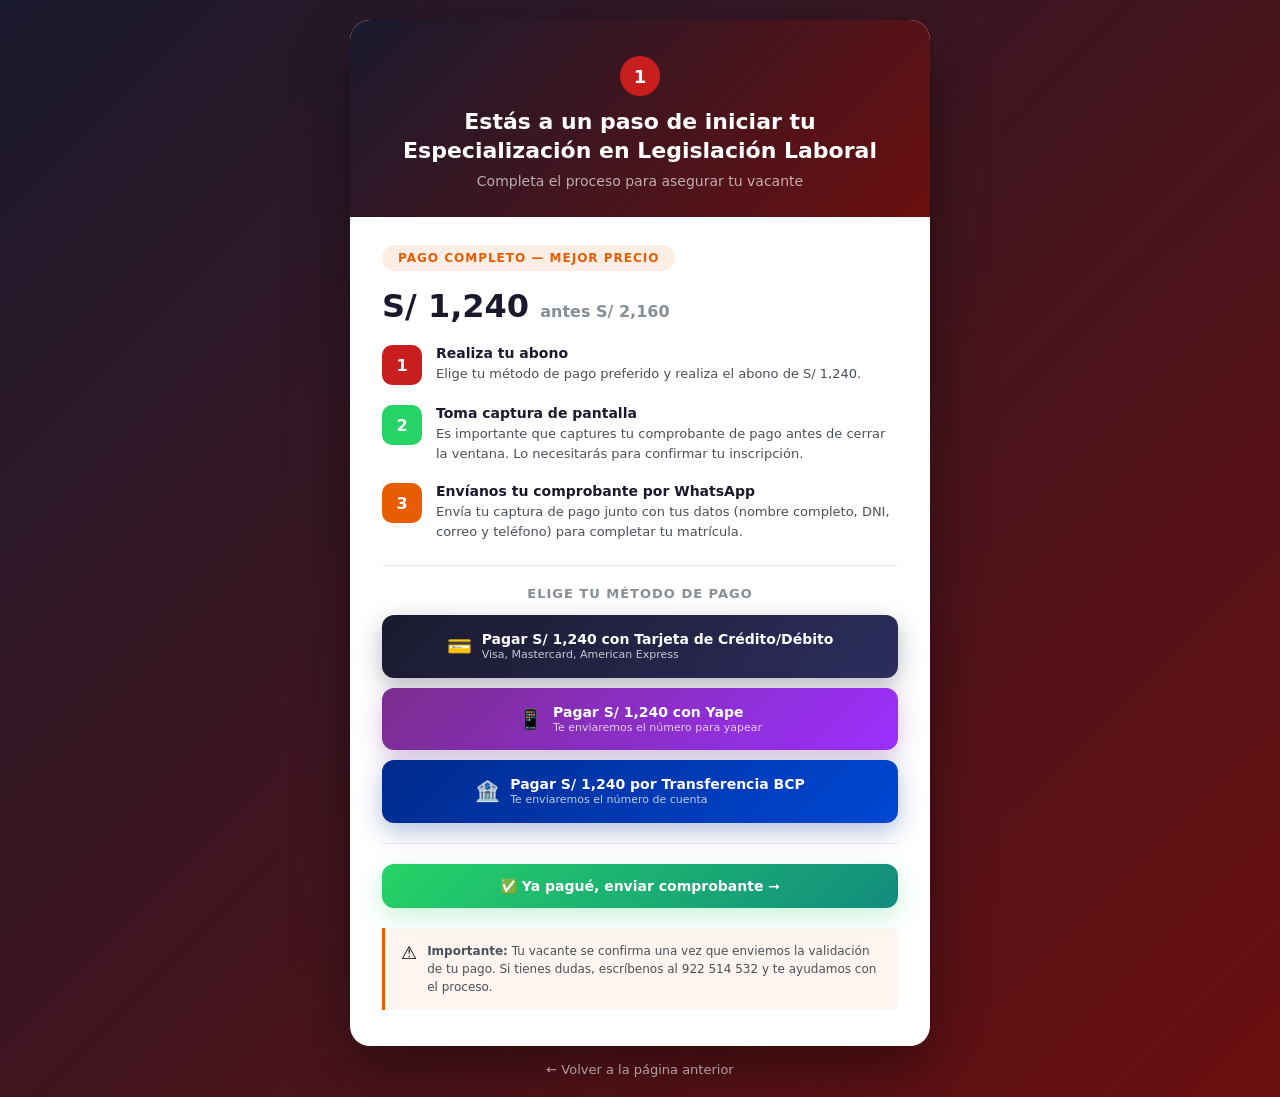
<file: checkout-completo.html>
<!doctype html>
<html lang="es">
  <head>
    <meta charset="UTF-8" />
    <meta name="viewport" content="width=device-width,initial-scale=1" />
    <title>Checkout Completo - Legislación Laboral | ESAGEL</title>
    <link rel="stylesheet" href="styles.css" />
  </head>
  <body>
    <div class="ck-wrap">
      <div class="ck-modal">
        <div class="ck-header">
          <div class="ck-step-num">1</div>
          <h2>
            Estás a un paso de iniciar tu Especialización en Legislación Laboral
          </h2>
          <p>Completa el proceso para asegurar tu vacante</p>
        </div>
        <div class="ck-body">
          <span class="ck-plan-tag completo">Pago Completo — Mejor precio</span>
          <div class="ck-price">S/ 1,240 <span>antes S/ 2,160</span></div>
          <div class="ck-steps">
            <div class="ck-step">
              <div class="ck-step-icon s1">1</div>
              <div class="ck-step-content">
                <h4>Realiza tu abono</h4>
                <p>
                  Elige tu método de pago preferido y realiza el abono de S/
                  1,240.
                </p>
              </div>
            </div>
            <div class="ck-step">
              <div class="ck-step-icon s2">2</div>
              <div class="ck-step-content">
                <h4>Toma captura de pantalla</h4>
                <p>
                  Es importante que captures tu comprobante de pago antes de
                  cerrar la ventana. Lo necesitarás para confirmar tu
                  inscripción.
                </p>
              </div>
            </div>
            <div class="ck-step">
              <div class="ck-step-icon s3">3</div>
              <div class="ck-step-content">
                <h4>Envíanos tu comprobante por WhatsApp</h4>
                <p>
                  Envía tu captura de pago junto con tus datos (nombre completo,
                  DNI, correo y teléfono) para completar tu matrícula.
                </p>
              </div>
            </div>
          </div>
          <div class="ck-divider"></div>
          <div class="ck-methods-title">Elige tu método de pago</div>
          <div class="ck-methods">
            <a
              href="https://mpago.la/1cTKzTH"
              class="ck-pay-btn tarjeta"
              target="_blank"
            >
              <span class="btn-icon">💳</span>
              <span class="btn-label"
                >Pagar S/ 1,240 con Tarjeta de Crédito/Débito<small
                  >Visa, Mastercard, American Express</small
                ></span
              >
            </a>
            <a
              href="https://wa.me/51922514532?text=Hola%2C%20quiero%20pagar%20S%2F%201,240%20por%20YAPE%20para%20la%20Especializaci%C3%B3n%20en%20Legislaci%C3%B3n%20Laboral.%20Por%20favor%20env%C3%ADenme%20el%20n%C3%BAmero%20Yape."
              class="ck-pay-btn yape"
              target="_blank"
            >
              <span class="btn-icon">📱</span>
              <span class="btn-label"
                >Pagar S/ 1,240 con Yape<small
                  >Te enviaremos el número para yapear</small
                ></span
              >
            </a>
            <a
              href="https://wa.me/51922514532?text=Hola%2C%20quiero%20pagar%20S%2F%201,240%20por%20transferencia%20BCP%20para%20la%20Especializaci%C3%B3n%20en%20Legislaci%C3%B3n%20Laboral.%20Por%20favor%20env%C3%ADenme%20la%20cuenta."
              class="ck-pay-btn bcp"
              target="_blank"
            >
              <span class="btn-icon">🏦</span>
              <span class="btn-label"
                >Pagar S/ 1,240 por Transferencia BCP<small
                  >Te enviaremos el número de cuenta</small
                ></span
              >
            </a>
          </div>
          <div class="ck-wa-section">
            <a
              href="https://wa.me/51922514532?text=Hola%2C%20ya%20realic%C3%A9%20mi%20pago%20COMPLETO%20de%20la%20Especializaci%C3%B3n%20en%20Legislaci%C3%B3n%20Laboral.%20Adjunto%20mi%20comprobante."
              class="ck-wa-btn"
              target="_blank"
              >✅ Ya pagué, enviar comprobante ➞</a
            >
          </div>
          <div class="ck-note">
            <span>⚠️</span>
            <p>
              <strong>Importante:</strong> Tu vacante se confirma una vez que
              enviemos la validación de tu pago. Si tienes dudas, escríbenos al
              922 514 532 y te ayudamos con el proceso.
            </p>
          </div>
        </div>
      </div>
      <a href="index.html" class="ck-back">← Volver a la página anterior</a>
    </div>
  </body>
</html>
</file>
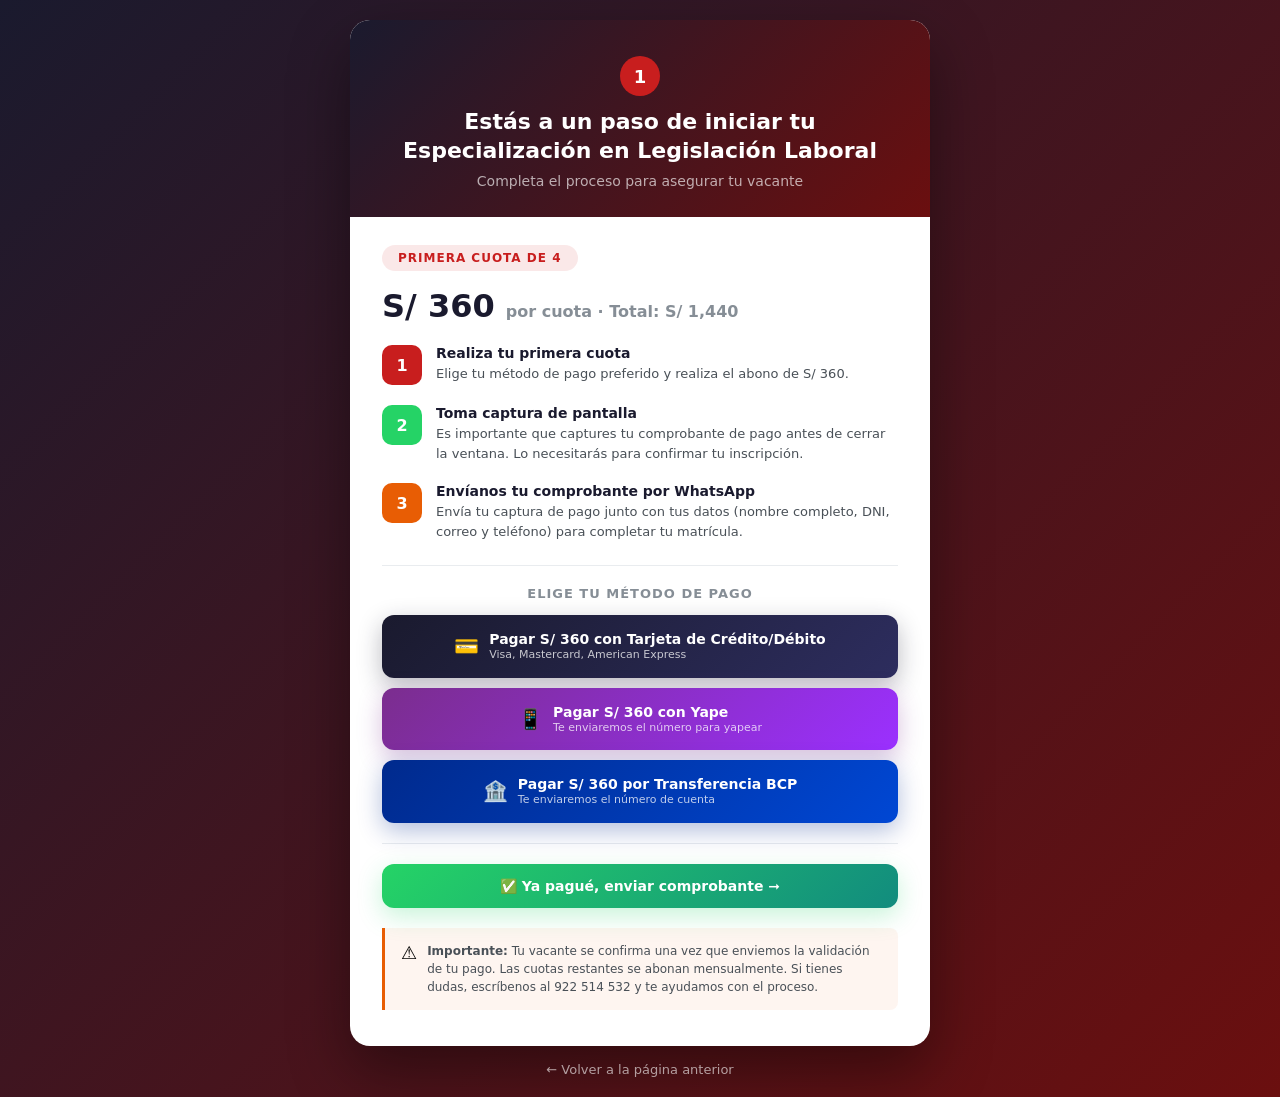
<file: checkout-cuotas.html>
<!doctype html>
<html lang="es">
  <head>
    <meta charset="UTF-8" />
    <meta name="viewport" content="width=device-width,initial-scale=1" />
    <title>Checkout Cuotas - Legislación Laboral | ESAGEL</title>
    <link rel="stylesheet" href="styles.css" />
  </head>
  <body>
    <div class="ck-wrap">
      <div class="ck-modal">
        <div class="ck-header">
          <div class="ck-step-num">1</div>
          <h2>
            Estás a un paso de iniciar tu Especialización en Legislación Laboral
          </h2>
          <p>Completa el proceso para asegurar tu vacante</p>
        </div>
        <div class="ck-body">
          <span class="ck-plan-tag cuotas">Primera Cuota de 4</span>
          <div class="ck-price">
            S/ 360 <span>por cuota · Total: S/ 1,440</span>
          </div>
          <div class="ck-steps">
            <div class="ck-step">
              <div class="ck-step-icon s1">1</div>
              <div class="ck-step-content">
                <h4>Realiza tu primera cuota</h4>
                <p>
                  Elige tu método de pago preferido y realiza el abono de S/
                  360.
                </p>
              </div>
            </div>
            <div class="ck-step">
              <div class="ck-step-icon s2">2</div>
              <div class="ck-step-content">
                <h4>Toma captura de pantalla</h4>
                <p>
                  Es importante que captures tu comprobante de pago antes de
                  cerrar la ventana. Lo necesitarás para confirmar tu
                  inscripción.
                </p>
              </div>
            </div>
            <div class="ck-step">
              <div class="ck-step-icon s3">3</div>
              <div class="ck-step-content">
                <h4>Envíanos tu comprobante por WhatsApp</h4>
                <p>
                  Envía tu captura de pago junto con tus datos (nombre completo,
                  DNI, correo y teléfono) para completar tu matrícula.
                </p>
              </div>
            </div>
          </div>
          <div class="ck-divider"></div>
          <div class="ck-methods-title">Elige tu método de pago</div>
          <div class="ck-methods">
            <a
              href="https://mpago.la/1WVwsNy"
              class="ck-pay-btn tarjeta"
              target="_blank"
            >
              <span class="btn-icon">💳</span>
              <span class="btn-label"
                >Pagar S/ 360 con Tarjeta de Crédito/Débito<small
                  >Visa, Mastercard, American Express</small
                ></span
              >
            </a>
            <a
              href="https://wa.me/51922514532?text=Hola%2C%20quiero%20pagar%20S%2F%20360%20por%20YAPE%20para%20la%20Especializaci%C3%B3n%20en%20Legislaci%C3%B3n%20Laboral.%20Por%20favor%20env%C3%ADenme%20el%20n%C3%BAmero%20Yape."
              class="ck-pay-btn yape"
              target="_blank"
            >
              <span class="btn-icon">📱</span>
              <span class="btn-label"
                >Pagar S/ 360 con Yape<small
                  >Te enviaremos el número para yapear</small
                ></span
              >
            </a>
            <a
              href="https://wa.me/51922514532?text=Hola%2C%20quiero%20pagar%20S%2F%20360%20por%20transferencia%20BCP%20para%20la%20Especializaci%C3%B3n%20en%20Legislaci%C3%B3n%20Laboral.%20Por%20favor%20env%C3%ADenme%20la%20cuenta."
              class="ck-pay-btn bcp"
              target="_blank"
            >
              <span class="btn-icon">🏦</span>
              <span class="btn-label"
                >Pagar S/ 360 por Transferencia BCP<small
                  >Te enviaremos el número de cuenta</small
                ></span
              >
            </a>
          </div>
          <div class="ck-wa-section">
            <a
              href="https://wa.me/51922514532?text=Hola%2C%20ya%20realic%C3%A9%20mi%20pago%20de%20la%20PRIMERA%20CUOTA%20de%20la%20Especializaci%C3%B3n%20en%20Legislaci%C3%B3n%20Laboral.%20Adjunto%20mi%20comprobante."
              class="ck-wa-btn"
              target="_blank"
              >✅ Ya pagué, enviar comprobante ➞</a
            >
          </div>
          <div class="ck-note">
            <span>⚠️</span>
            <p>
              <strong>Importante:</strong> Tu vacante se confirma una vez que
              enviemos la validación de tu pago. Las cuotas restantes se abonan
              mensualmente. Si tienes dudas, escríbenos al 922 514 532 y te
              ayudamos con el proceso.
            </p>
          </div>
        </div>
      </div>
      <a href="index.html" class="ck-back">← Volver a la página anterior</a>
    </div>
  </body>
</html>
</file>
<file: styles.css>
h1 {
  text-decoration: underline;
}

/* Checkout styles appended from checkout component */
*{margin:0;padding:0;box-sizing:border-box}
:root{--dark:#1a1a2e;--red:#c81e1e;--red-dp:#6b0f0f;--accent:#e85d04;--accent2:#f48c06;--white:#fff;--g200:#e9ecef;--g400:#868e96;--g500:#495057}
body{font-family:'Segoe UI',system-ui,-apple-system,sans-serif;background:linear-gradient(135deg,#1a1a2e 0%,#6b0f0f 100%);min-height:100vh;display:flex;align-items:center;justify-content:center;padding:20px}
.ck-wrap{max-width:580px;width:100%}
.ck-modal{background:var(--white);border-radius:20px;overflow:hidden;box-shadow:0 25px 60px rgba(0,0,0,.4);animation:slideUp .5s ease-out}
@keyframes slideUp{from{opacity:0;transform:translateY(30px)}to{opacity:1;transform:translateY(0)}}
.ck-header{background:linear-gradient(135deg,var(--dark),var(--red-dp));padding:36px 32px 28px;text-align:center}
.ck-header h2{color:var(--white);font-size:22px;font-weight:800;margin-bottom:8px;line-height:1.3}
.ck-header p{color:rgba(255,255,255,.65);font-size:14px}
.ck-step-num{display:inline-flex;align-items:center;justify-content:center;width:40px;height:40px;background:var(--red);color:var(--white);border-radius:50%;font-size:18px;font-weight:800;margin-bottom:12px}
.ck-body{padding:28px 32px 36px}
.ck-plan-tag{display:inline-block;padding:6px 16px;border-radius:20px;font-size:12px;font-weight:700;text-transform:uppercase;letter-spacing:1px;margin-bottom:16px}
.ck-plan-tag.completo{background:rgba(232,93,4,.1);color:var(--accent)}
.ck-plan-tag.cuotas{background:rgba(200,30,30,.1);color:var(--red)}
.ck-price{font-size:32px;font-weight:800;color:var(--dark);margin-bottom:20px}
.ck-price span{font-size:16px;font-weight:600;color:var(--g400)}
.ck-steps{display:flex;flex-direction:column;gap:20px;margin-bottom:24px}
.ck-step{display:flex;gap:14px;align-items:flex-start}
.ck-step-icon{flex-shrink:0;width:40px;height:40px;border-radius:10px;display:flex;align-items:center;justify-content:center;font-size:16px;font-weight:800;color:var(--white)}
.ck-step-icon.s1{background:var(--red)}.ck-step-icon.s2{background:#25D366}.ck-step-icon.s3{background:var(--accent)}
.ck-step-content h4{font-size:14px;font-weight:700;color:var(--dark);margin-bottom:3px}
.ck-step-content p{font-size:13px;color:var(--g500);line-height:1.5}
.ck-divider{height:1px;background:var(--g200);margin:4px 0 20px}
.ck-methods-title{font-size:13px;font-weight:700;color:var(--g400);text-transform:uppercase;letter-spacing:1px;margin-bottom:14px;text-align:center}
.ck-methods{display:flex;flex-direction:column;gap:10px}
.ck-pay-btn{display:flex;align-items:center;justify-content:center;gap:10px;width:100%;padding:15px;border-radius:12px;font-size:14px;font-weight:700;text-decoration:none;transition:.3s;border:none;cursor:pointer}
.ck-pay-btn:hover{transform:translateY(-2px)}
.ck-pay-btn.tarjeta{background:linear-gradient(135deg,#1a1a2e,#2d2d5e);color:var(--white);box-shadow:0 8px 25px rgba(26,26,46,.3)}
.ck-pay-btn.yape{background:linear-gradient(135deg,#7B2D8E,#9B30FF);color:var(--white);box-shadow:0 8px 25px rgba(123,45,142,.3)}
.ck-pay-btn.bcp{background:linear-gradient(135deg,#002A8D,#0047D4);color:var(--white);box-shadow:0 8px 25px rgba(0,42,141,.3)}
.ck-pay-btn .btn-icon{font-size:20px;flex-shrink:0}
.ck-pay-btn .btn-label{display:flex;flex-direction:column;align-items:flex-start;line-height:1.3}
.ck-pay-btn .btn-label small{font-size:11px;font-weight:500;opacity:.75}
.ck-or{text-align:center;color:var(--g400);font-size:12px;font-weight:600;position:relative}
.ck-or::before,.ck-or::after{content:'';position:absolute;top:50%;height:1px;width:calc(50% - 20px);background:var(--g200)}
.ck-or::before{left:0}.ck-or::after{right:0}
.ck-wa-section{margin-top:20px;padding-top:20px;border-top:1px solid var(--g200)}
.ck-wa-btn{display:flex;align-items:center;justify-content:center;gap:10px;width:100%;padding:14px;border-radius:12px;font-size:14px;font-weight:700;text-decoration:none;transition:.3s;background:linear-gradient(135deg,#25D366,#128C7E);color:var(--white);box-shadow:0 8px 25px rgba(37,211,102,.25)}
.ck-wa-btn:hover{transform:translateY(-2px)}
.ck-note{display:flex;align-items:flex-start;gap:10px;background:rgba(232,93,4,.06);border-left:3px solid var(--accent);border-radius:0 8px 8px 0;padding:14px 16px;margin-top:20px}
.ck-note span{font-size:18px;flex-shrink:0}.ck-note p{font-size:12px;color:var(--g500);line-height:1.5}
.ck-back{display:block;text-align:center;color:rgba(255,255,255,.6);font-size:13px;text-decoration:none;margin-top:16px;transition:.3s}
.ck-back:hover{color:var(--white)}
@media(max-width:600px){.ck-body{padding:20px 18px 28px}.ck-header{padding:28px 18px 22px}.ck-price{font-size:26px}}
</file>
